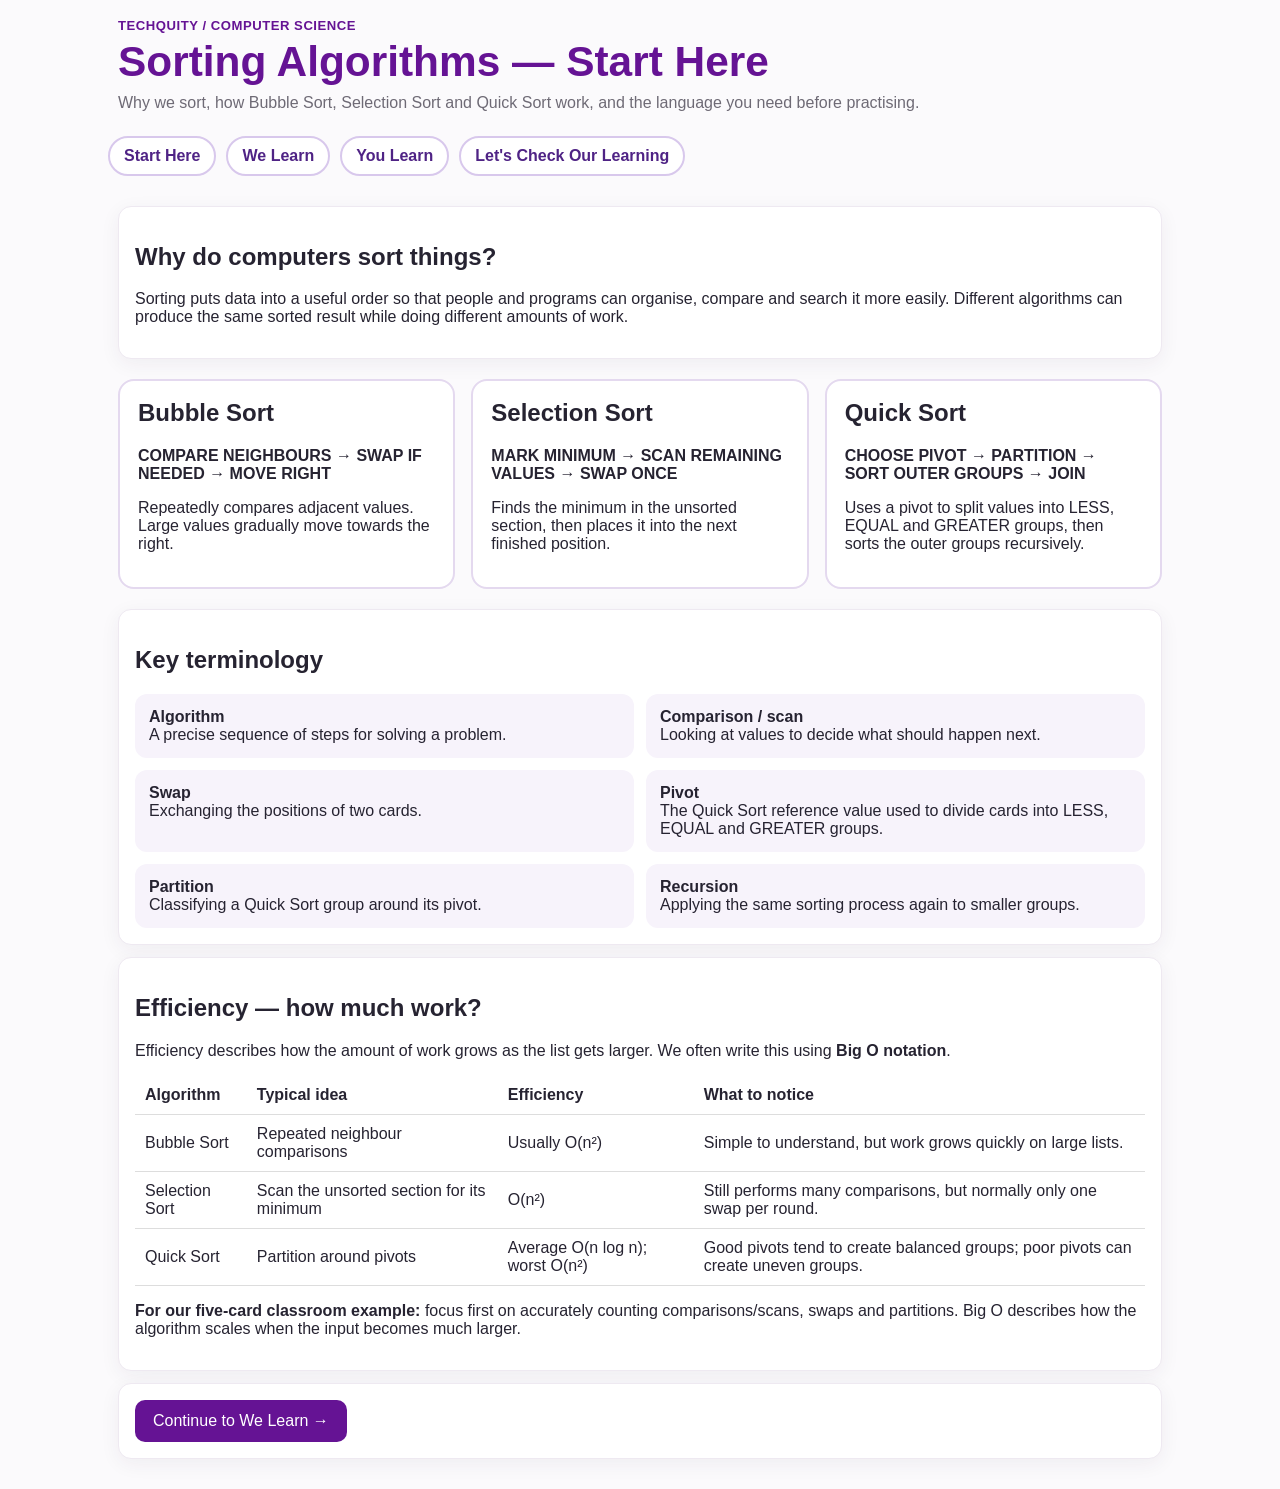
<file: index.html>
<!doctype html><html><head><meta charset="utf-8"><meta name="viewport" content="width=device-width,initial-scale=1">
<title>Sorting Algorithms — Start Here</title><style>:root{--purple:#651394;--purple2:#8a35b4;--ink:#262331;--muted:#6e6a75;--paper:#fbfafc;--line:#ddd7e2;--yellow:#fff1b8;--yellowLine:#c69210;--green:#dff5e9;--greenLine:#23855f;--pink:#f0ddf8;--bad:#fde2e2;--badLine:#c73535}
*{box-sizing:border-box}body{margin:0;background:var(--paper);color:var(--ink);font-family:Arial,Helvetica,sans-serif}
header,main{max-width:1080px;margin:auto;padding:18px}header{padding-bottom:7px}
.kicker{font-weight:900;color:var(--purple);letter-spacing:.04em;font-size:.82rem}
h1{color:var(--purple);font-size:clamp(1.7rem,4vw,2.65rem);margin:.3rem 0}.lead{color:var(--muted);line-height:1.5}
.rule{background:var(--purple);color:white;padding:18px;border-radius:10px;font-weight:900;letter-spacing:.03em;margin:14px 0}
.panel{background:white;border:1px solid #eee9f1;border-radius:13px;padding:16px;margin:12px 0;box-shadow:0 5px 20px rgba(52,35,66,.06)}
.controls{display:flex;gap:10px;flex-wrap:wrap;align-items:end}label{display:grid;gap:5px;font-size:.76rem;font-weight:900;color:var(--muted)}
select,input,button{font:inherit;border:1px solid var(--line);border-radius:8px;padding:9px 11px;background:white}button{cursor:pointer;font-weight:800}
.primary{background:var(--purple);color:white;border-color:var(--purple)}button:disabled{opacity:.45;cursor:not-allowed}
.cards{display:flex;gap:10px;flex-wrap:wrap;justify-content:center;align-items:center;min-height:130px;padding:18px 4px 34px}
.card{width:74px;height:96px;border:2px solid #aaa5ae;border-radius:9px;background:#fff;display:grid;place-items:center;font-size:2.15rem;font-weight:900;position:relative;user-select:none}
.card.active{background:var(--yellow);border-color:var(--yellowLine);color:#8b6500}.card.finished{background:var(--green);border-color:var(--greenLine);color:#116444}
.card.pivot{background:var(--pink);border-color:var(--purple);color:var(--purple)}.card.bad{background:var(--bad);border-color:var(--badLine)}
.card[draggable=true]{cursor:grab}.tag{position:absolute;bottom:-24px;font-size:.63rem;color:var(--muted);font-weight:900;white-space:nowrap}
.msg{padding:13px 15px;border-left:5px solid var(--purple);background:#f5eef9;border-radius:8px;line-height:1.45;font-weight:700;min-height:50px}
.msg.good{background:#edf9f2;border-color:var(--greenLine);color:#155d43}.msg.bad{background:#fff0f0;border-color:var(--badLine);color:#8d2424}
.stats{display:grid;grid-template-columns:repeat(4,1fr);gap:8px;margin-top:10px}.stat{text-align:center;border:1px solid var(--line);border-radius:8px;padding:8px}.stat b{display:block;font-size:1.25rem}.stat small{color:var(--muted);font-weight:800}
.bins{display:grid;grid-template-columns:repeat(3,1fr);gap:10px;margin:12px 0}.bin{min-height:125px;border:2px dashed var(--line);border-radius:10px;padding:10px;text-align:center}.bin h3{margin:0 0 8px;color:var(--purple);font-size:.86rem}.bin .cards{min-height:70px;padding:4px}
.stepbox{background:#faf7fc;border-radius:10px;padding:13px;margin:8px 0}.stepbox b{color:var(--purple)}
.cert{display:none;text-align:center;border:6px double var(--purple);padding:32px;background:white}.cert.show{display:block}
.progress{height:9px;background:#e8e3eb;border-radius:99px;overflow:hidden}.progress div{height:100%;background:var(--purple)}
@media(max-width:650px){.card{width:58px;height:78px;font-size:1.65rem}.bins{grid-template-columns:1fr}.stats{grid-template-columns:repeat(2,1fr)}}
@media print{body>*:not(main),main>*:not(.cert){display:none!important}.cert{display:block!important}}

.dropzone{border:3px dashed #bbb;border-radius:14px;min-height:76px;padding:14px;margin-top:14px;text-align:center;font-weight:800;display:flex;align-items:center;justify-content:center}
.dropzone.over{border-color:#5a2ca0;background:#f2ebff}
.dropzone.wrong,.card.wrong{background:#ffd9d9!important;border-color:#c62828!important;animation:shake .25s linear 2}
.msg.bad{background:#ffe3e3;border-left:6px solid #c62828}
.msg.good{background:#e6f4e8;border-left:6px solid #2e7d32}
.card[draggable=true]{cursor:grab}.card[draggable=true]:active{cursor:grabbing}
.card.dim{opacity:.42}
.actionrow{display:grid;grid-template-columns:1fr 1fr;gap:12px;margin-top:14px}
.bin{min-height:150px}
.bin.dropzone{display:block;text-align:left}
.bin h3{text-align:center}
.tag{display:block;font-size:10px;line-height:1.1;margin-top:5px;font-weight:800}
@keyframes shake{0%,100%{transform:translateX(0)}25%{transform:translateX(-6px)}75%{transform:translateX(6px)}}

.site-nav{display:flex;gap:10px;flex-wrap:wrap;max-width:1100px;margin:14px auto 0;padding:0 18px}
.site-nav a{display:inline-block;padding:9px 14px;border-radius:999px;background:#fff;color:#4f2385;text-decoration:none;font-weight:800;border:2px solid #d8c8ec}
.site-nav a:hover{background:#f1e9fa}

.hero-grid{display:grid;grid-template-columns:repeat(3,1fr);gap:16px;margin:20px 0}
.learn-card{background:white;border:2px solid #e4d9ef;border-radius:16px;padding:18px}
.learn-card h2{margin-top:0}


.term-grid{display:grid;grid-template-columns:repeat(2,1fr);gap:12px}
.term{background:#f7f3fb;border-radius:12px;padding:14px}.eff{width:100%;border-collapse:collapse}.eff th,.eff td{padding:10px;border-bottom:1px solid #ddd;text-align:left}
@media(max-width:760px){.hero-grid,.term-grid{grid-template-columns:1fr}}
</style></head><body>
<header><div class="kicker">TECHQUITY / COMPUTER SCIENCE</div><h1>Sorting Algorithms — Start Here</h1><div class="lead">Why we sort, how Bubble Sort, Selection Sort and Quick Sort work, and the language you need before practising.</div></header>
<nav class="site-nav">
<a href="index.html">Start Here</a>
<a href="we_learn.html">We Learn</a>
<a href="you_learn.html">You Learn</a>
<a href="lets_check_our_learning.html">Let's Check Our Learning</a>
</nav>
<main>
<div class="panel"><h2>Why do computers sort things?</h2><p>Sorting puts data into a useful order so that people and programs can organise, compare and search it more easily. Different algorithms can produce the same sorted result while doing different amounts of work.</p></div>
<div class="hero-grid">
<div class="learn-card"><h2>Bubble Sort</h2><p><b>COMPARE NEIGHBOURS → SWAP IF NEEDED → MOVE RIGHT</b></p><p>Repeatedly compares adjacent values. Large values gradually move towards the right.</p></div>
<div class="learn-card"><h2>Selection Sort</h2><p><b>MARK MINIMUM → SCAN REMAINING VALUES → SWAP ONCE</b></p><p>Finds the minimum in the unsorted section, then places it into the next finished position.</p></div>
<div class="learn-card"><h2>Quick Sort</h2><p><b>CHOOSE PIVOT → PARTITION → SORT OUTER GROUPS → JOIN</b></p><p>Uses a pivot to split values into LESS, EQUAL and GREATER groups, then sorts the outer groups recursively.</p></div>
</div>
<div class="panel"><h2>Key terminology</h2><div class="term-grid">
<div class="term"><b>Algorithm</b><br>A precise sequence of steps for solving a problem.</div>
<div class="term"><b>Comparison / scan</b><br>Looking at values to decide what should happen next.</div>
<div class="term"><b>Swap</b><br>Exchanging the positions of two cards.</div>
<div class="term"><b>Pivot</b><br>The Quick Sort reference value used to divide cards into LESS, EQUAL and GREATER groups.</div>
<div class="term"><b>Partition</b><br>Classifying a Quick Sort group around its pivot.</div>
<div class="term"><b>Recursion</b><br>Applying the same sorting process again to smaller groups.</div>
</div></div>
<div class="panel"><h2>Efficiency — how much work?</h2><p>Efficiency describes how the amount of work grows as the list gets larger. We often write this using <b>Big O notation</b>.</p>
<table class="eff"><tr><th>Algorithm</th><th>Typical idea</th><th>Efficiency</th><th>What to notice</th></tr>
<tr><td>Bubble Sort</td><td>Repeated neighbour comparisons</td><td>Usually O(n²)</td><td>Simple to understand, but work grows quickly on large lists.</td></tr>
<tr><td>Selection Sort</td><td>Scan the unsorted section for its minimum</td><td>O(n²)</td><td>Still performs many comparisons, but normally only one swap per round.</td></tr>
<tr><td>Quick Sort</td><td>Partition around pivots</td><td>Average O(n log n); worst O(n²)</td><td>Good pivots tend to create balanced groups; poor pivots can create uneven groups.</td></tr></table>
<p><b>For our five-card classroom example:</b> focus first on accurately counting comparisons/scans, swaps and partitions. Big O describes how the algorithm scales when the input becomes much larger.</p></div>
<div class="panel controls"><a class="primary" href="we_learn.html" style="text-decoration:none;padding:12px 18px;border-radius:10px">Continue to We Learn →</a></div>
</main></body></html>
</file>
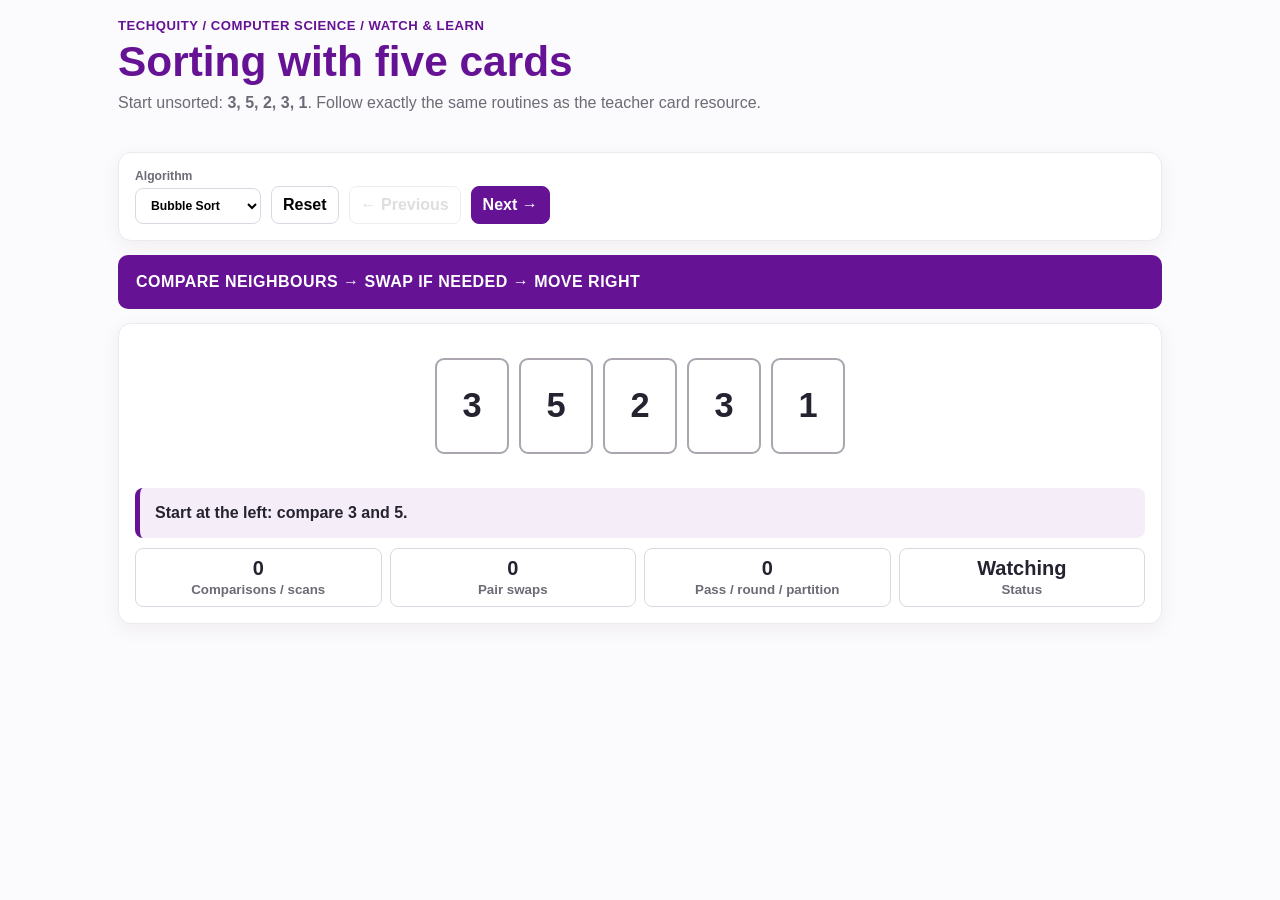
<file: 01_watch_and_learn.html>
<!doctype html><html><head><meta charset="utf-8"><meta name="viewport" content="width=device-width,initial-scale=1"><title>Sorting — Watch & Learn</title><link rel="stylesheet" href="sorting.css"></head><body>
<header><div class="kicker">TECHQUITY / COMPUTER SCIENCE / WATCH & LEARN</div><h1>Sorting with five cards</h1><div class="lead">Start unsorted: <b>3, 5, 2, 3, 1</b>. Follow exactly the same routines as the teacher card resource.</div></header><main>
<div class="panel controls"><label>Algorithm<select id="alg"><option value="bubble">Bubble Sort</option><option value="selection">Selection Sort</option><option value="quick">Quick Sort</option></select></label><label id="pivotWrap" style="display:none">Pivot rule<select id="pivot"><option value="first">First card</option><option value="last">Last card</option><option value="middle">Middle position</option></select></label><button id="reset">Reset</button><button id="prev">← Previous</button><button id="next" class="primary">Next →</button></div>
<div id="rule" class="rule"></div><div class="panel"><div id="stage"></div><div id="msg" class="msg"></div><div class="stats"><div class="stat"><b id="c">0</b><small>Comparisons / scans</small></div><div class="stat"><b id="s">0</b><small>Pair swaps</small></div><div class="stat"><b id="p">0</b><small>Pass / round / partition</small></div><div class="stat"><b id="st">Ready</b><small>Status</small></div></div></div>
<div id="selftest" style="display:none"></div></main><script src="sorting.js"></script><script>
let idx=-1,trace=null;
function cards(arr,active=[],finished=[],pivot=null){return `<div class="cards">${arr.map((v,i)=>`<div class="card ${active.includes(i)?"active":""} ${finished.includes(i)?"finished":""} ${pivot===v?"pivot":""}">${v}</div>`).join("")}</div>`}
function reset(){idx=-1;let alg=$("alg").value;$("pivotWrap").style.display=alg==="quick"?"grid":"none";trace=alg==="bubble"?bubbleTrace(START):alg==="selection"?selectionTrace(START):quickTrace(START,$("pivot").value);render()}
function render(){
 let alg=$("alg").value,stage=$("stage");$("prev").disabled=idx<0;
 if(alg==="bubble"){
  $("rule").textContent="COMPARE NEIGHBOURS → SWAP IF NEEDED → MOVE RIGHT";
  let e=idx<0?null:trace.steps[idx],arr=e?e.after:START,active=e?[e.i,e.j]:[],finished=e?Array.from({length:START.length-e.finishedFrom},(_,k)=>e.finishedFrom+k):[];
  stage.innerHTML=cards(arr,active,finished);$("c").textContent=e?e.C:0;$("s").textContent=e?e.S:0;$("p").textContent=e?e.pass:0;
  $("msg").textContent=e?`Pass ${e.pass}: compare ${e.before[e.i]} / ${e.before[e.j]} — ${e.swap?"swap":"keep"}. Then move right.`:"Start at the left: compare 3 and 5.";
  $("st").textContent=idx===trace.steps.length-1?"Complete":"Watching";
 }else if(alg==="selection"){
  $("rule").textContent="MARK MINIMUM → SCAN REMAINING VALUES → SWAP ONCE";
  let e=idx<0?null:trace.steps[idx],arr=e?(e.after||e.state):START,active=[],fin=[];
  if(e){if(e.type==="scan")active=[e.min,e.j];if(e.type==="selswap")active=[e.pos,e.min];if(e.type==="selfixed")fin=Array.from({length:e.pos+1},(_,k)=>k)}
  stage.innerHTML=cards(arr,active,fin);$("c").textContent=e?e.C:0;$("s").textContent=e?e.S:0;$("p").textContent=e?e.round:0;
  $("msg").textContent=!e?"Round 1: mark 3 as the starting minimum, then scan 5, 2, 3, 1.":e.type==="scan"?`Round ${e.round}: scan candidate ${e.state[e.j]}. ${e.min===e.j?"It becomes the new minimum.":"Keep the current minimum."}`:e.type==="selswap"?`Scan complete: swap the minimum ${e.before[e.min]} into the first unsorted position.`:`Position ${e.pos+1} is finished.`;
  $("st").textContent=idx===trace.steps.length-1?"Complete":"Watching";
 }else{
  $("rule").textContent="CHOOSE PIVOT → PARTITION LEFT TO RIGHT → SORT OUTER GROUPS → JOIN";
  let e=idx<0?null:trace.events[idx],base=e?.arr||START,pv=e?.pivot??pivotFor(START,$("pivot").value);
  let bins=e&&e.type==="classify"?`<div class="bins"><div class="bin"><h3>LESS than ${pv}</h3>${cards(e.less)}</div><div class="bin"><h3>EQUAL to ${pv}</h3>${cards(e.equal,[],[],pv)}</div><div class="bin"><h3>GREATER than ${pv}</h3>${cards(e.greater)}</div></div>`:"";
  stage.innerHTML=`${cards(base,e&&e.type==="classify"?[e.index]:[],[],pv)}${bins}`;
  $("c").textContent=e?e.scans:0;$("s").textContent=0;$("p").textContent=e?e.parts:0;
  $("msg").textContent=!e?`Choose the ${$("pivot").value} pivot (${pv}). The pivot is not moved. Scan the group from left to right and classify each card into LESS / EQUAL / GREATER.`:e.type==="partitionStart"?`New group: choose pivot ${e.pivot}. Do not move it; begin classifying from the left.`:e.type==="classify"?`Scan ${e.value}: place it in ${e.group.toUpperCase()}. Order of arrival is preserved.`:`Join sorted less + equal + sorted greater: ${e.joined.join(", ")}.`;
  $("st").textContent=idx===trace.events.length-1?"Complete":"Watching";
 }
}
$("next").onclick=()=>{let n=$("alg").value==="quick"?trace.events.length:trace.steps.length;if(idx<n-1)idx++;render()};$("prev").onclick=()=>{if(idx>=0)idx--;render()};$("reset").onclick=reset;$("alg").onchange=reset;$("pivot").onchange=reset;reset();
let f=selfTests();if(location.search.includes("selftest")){$("selftest").style.display="block";$("selftest").textContent=f.length?"SELFTEST FAIL: "+f.join(", "):"SELFTEST PASS";}
</script></body></html>
</file>
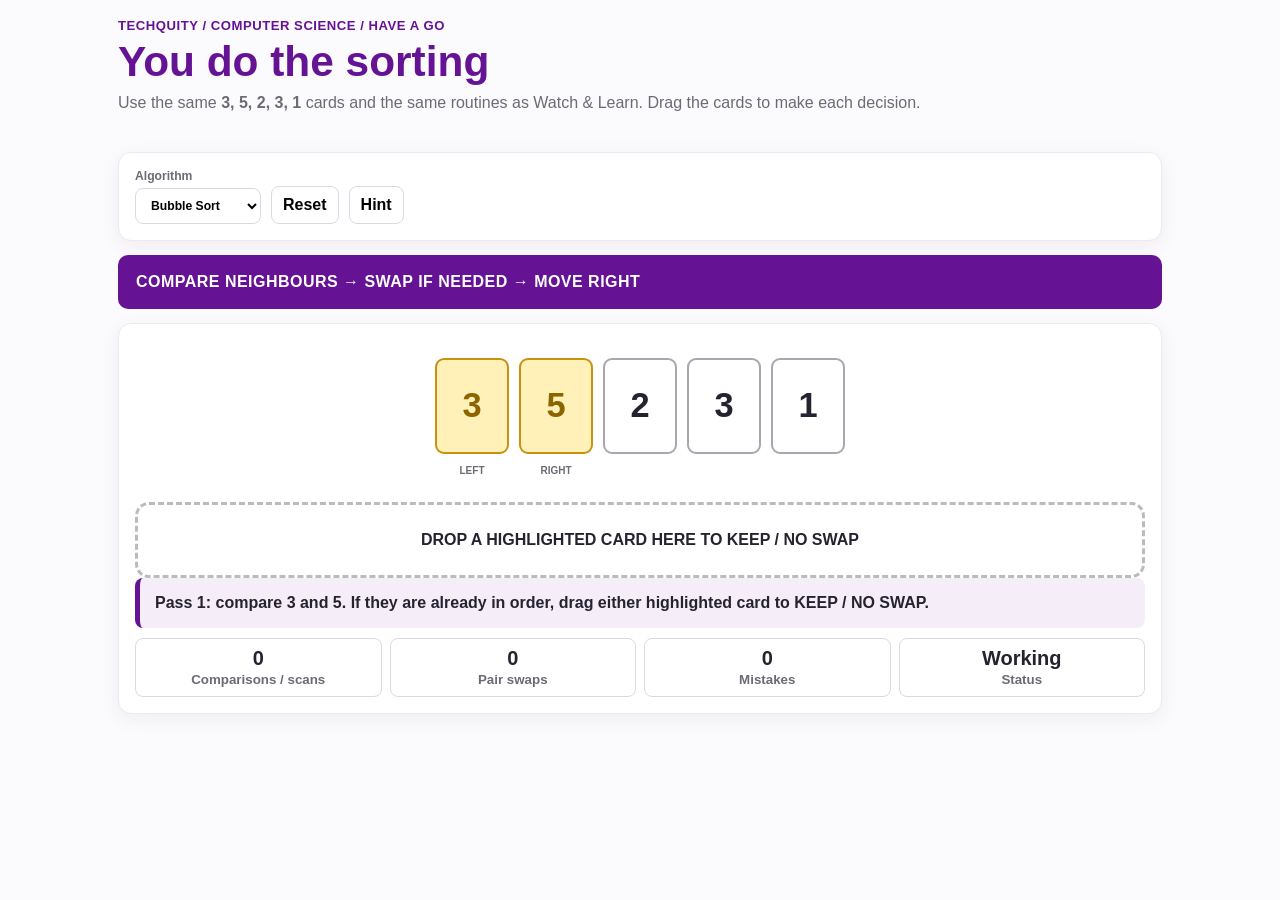
<file: 02_have_a_go.html>
<!doctype html>
<html>
<head>
<meta charset="utf-8">
<meta name="viewport" content="width=device-width,initial-scale=1">
<title>Sorting — Have a Go</title>
<style>:root{--purple:#651394;--purple2:#8a35b4;--ink:#262331;--muted:#6e6a75;--paper:#fbfafc;--line:#ddd7e2;--yellow:#fff1b8;--yellowLine:#c69210;--green:#dff5e9;--greenLine:#23855f;--pink:#f0ddf8;--bad:#fde2e2;--badLine:#c73535}
*{box-sizing:border-box}body{margin:0;background:var(--paper);color:var(--ink);font-family:Arial,Helvetica,sans-serif}
header,main{max-width:1080px;margin:auto;padding:18px}header{padding-bottom:7px}
.kicker{font-weight:900;color:var(--purple);letter-spacing:.04em;font-size:.82rem}
h1{color:var(--purple);font-size:clamp(1.7rem,4vw,2.65rem);margin:.3rem 0}.lead{color:var(--muted);line-height:1.5}
.rule{background:var(--purple);color:white;padding:18px;border-radius:10px;font-weight:900;letter-spacing:.03em;margin:14px 0}
.panel{background:white;border:1px solid #eee9f1;border-radius:13px;padding:16px;margin:12px 0;box-shadow:0 5px 20px rgba(52,35,66,.06)}
.controls{display:flex;gap:10px;flex-wrap:wrap;align-items:end}label{display:grid;gap:5px;font-size:.76rem;font-weight:900;color:var(--muted)}
select,input,button{font:inherit;border:1px solid var(--line);border-radius:8px;padding:9px 11px;background:white}button{cursor:pointer;font-weight:800}
.primary{background:var(--purple);color:white;border-color:var(--purple)}button:disabled{opacity:.45;cursor:not-allowed}
.cards{display:flex;gap:10px;flex-wrap:wrap;justify-content:center;align-items:center;min-height:130px;padding:18px 4px 34px}
.card{width:74px;height:96px;border:2px solid #aaa5ae;border-radius:9px;background:#fff;display:grid;place-items:center;font-size:2.15rem;font-weight:900;position:relative;user-select:none}
.card.active{background:var(--yellow);border-color:var(--yellowLine);color:#8b6500}.card.finished{background:var(--green);border-color:var(--greenLine);color:#116444}
.card.pivot{background:var(--pink);border-color:var(--purple);color:var(--purple)}.card.bad{background:var(--bad);border-color:var(--badLine)}
.card[draggable=true]{cursor:grab}.tag{position:absolute;bottom:-24px;font-size:.63rem;color:var(--muted);font-weight:900;white-space:nowrap}
.msg{padding:13px 15px;border-left:5px solid var(--purple);background:#f5eef9;border-radius:8px;line-height:1.45;font-weight:700;min-height:50px}
.msg.good{background:#edf9f2;border-color:var(--greenLine);color:#155d43}.msg.bad{background:#fff0f0;border-color:var(--badLine);color:#8d2424}
.stats{display:grid;grid-template-columns:repeat(4,1fr);gap:8px;margin-top:10px}.stat{text-align:center;border:1px solid var(--line);border-radius:8px;padding:8px}.stat b{display:block;font-size:1.25rem}.stat small{color:var(--muted);font-weight:800}
.bins{display:grid;grid-template-columns:repeat(3,1fr);gap:10px;margin:12px 0}.bin{min-height:125px;border:2px dashed var(--line);border-radius:10px;padding:10px;text-align:center}.bin h3{margin:0 0 8px;color:var(--purple);font-size:.86rem}.bin .cards{min-height:70px;padding:4px}
.stepbox{background:#faf7fc;border-radius:10px;padding:13px;margin:8px 0}.stepbox b{color:var(--purple)}
.cert{display:none;text-align:center;border:6px double var(--purple);padding:32px;background:white}.cert.show{display:block}
.progress{height:9px;background:#e8e3eb;border-radius:99px;overflow:hidden}.progress div{height:100%;background:var(--purple)}
@media(max-width:650px){.card{width:58px;height:78px;font-size:1.65rem}.bins{grid-template-columns:1fr}.stats{grid-template-columns:repeat(2,1fr)}}
@media print{body>*:not(main),main>*:not(.cert){display:none!important}.cert{display:block!important}}

.dropzone{border:3px dashed #bbb;border-radius:14px;min-height:76px;padding:14px;margin-top:14px;text-align:center;font-weight:800;display:flex;align-items:center;justify-content:center}
.dropzone.over{border-color:#5a2ca0;background:#f2ebff}
.dropzone.wrong,.card.wrong{background:#ffd9d9!important;border-color:#c62828!important;animation:shake .25s linear 2}
.msg.bad{background:#ffe3e3;border-left:6px solid #c62828}
.msg.good{background:#e6f4e8;border-left:6px solid #2e7d32}
.card[draggable=true]{cursor:grab}.card[draggable=true]:active{cursor:grabbing}
.card.dim{opacity:.42}
.actionrow{display:grid;grid-template-columns:1fr 1fr;gap:12px;margin-top:14px}
.bin{min-height:150px}
.bin.dropzone{display:block;text-align:left}
.bin h3{text-align:center}
.tag{display:block;font-size:10px;line-height:1.1;margin-top:5px;font-weight:800}
@keyframes shake{0%,100%{transform:translateX(0)}25%{transform:translateX(-6px)}75%{transform:translateX(6px)}}
</style>
</head>
<body>
<header>
 <div class="kicker">TECHQUITY / COMPUTER SCIENCE / HAVE A GO</div>
 <h1>You do the sorting</h1>
 <div class="lead">Use the same <b>3, 5, 2, 3, 1</b> cards and the same routines as Watch &amp; Learn. Drag the cards to make each decision.</div>
</header>
<main>
 <div class="panel controls">
  <label>Algorithm<select id="alg"><option value="bubble">Bubble Sort</option><option value="selection">Selection Sort</option><option value="quick">Quick Sort</option></select></label>
  <label id="pivotWrap" style="display:none">Pivot rule<select id="pivot"><option value="first">First card</option><option value="last">Last card</option><option value="middle">Middle position</option></select></label>
  <button id="reset">Reset</button><button id="hint">Hint</button>
 </div>
 <div id="rule" class="rule"></div>
 <div class="panel">
  <div id="stage"></div>
  <div id="msg" class="msg"></div>
  <div class="stats">
   <div class="stat"><b id="c">0</b><small>Comparisons / scans</small></div>
   <div class="stat"><b id="s">0</b><small>Pair swaps</small></div>
   <div class="stat"><b id="err">0</b><small>Mistakes</small></div>
   <div class="stat"><b id="st">Ready</b><small>Status</small></div>
  </div>
 </div>
</main>
<script>
const START=[3,5,2,3,1];
const $=id=>document.getElementById(id);
const midIndex=n=>Math.floor((n-1)/2);
const pivotIndexFor=(arr,rule)=>rule==="first"?0:rule==="last"?arr.length-1:midIndex(arr.length);

let alg="bubble", a=[], errors=0, C=0, S=0, drag=null;
let bPass=1,bI=0,bEnd=4;
let selPos=0,selJ=1,selMin=0,selPhase="start";
let q=null;

function card(v,i,cls="",tag=""){
 return `<div class="card ${cls}" draggable="true" data-i="${i}">${v}${tag?`<span class="tag">${tag}</span>`:""}</div>`;
}
function placedCard(v,cls=""){
 return `<div class="card ${cls}" draggable="false">${v}</div>`;
}
function setMsg(t,type=""){
 $("msg").className="msg"+(type?" "+type:""); $("msg").textContent=t;
}
function flashWrong(el,text){
 errors++; $("err").textContent=errors; setMsg("Mistake — "+text,"bad");
 if(el){el.classList.add("wrong");setTimeout(()=>el.classList.remove("wrong"),550)}
}
function finish(arr,label){
 $("stage").innerHTML=`<div class="cards">${arr.map((v,i)=>card(v,i,"finished")).join("")}</div>`;
 $("st").textContent="Complete"; setMsg(`${label} complete: ${arr.join(", ")}. All cards are finished.`,"good");
 bind();
}
function reset(){
 alg=$("alg").value;a=[...START];errors=C=S=0;drag=null;
 bPass=1;bI=0;bEnd=4;
 selPos=0;selJ=1;selMin=0;selPhase="start";
 q=null;
 $("err").textContent=0;$("c").textContent=0;$("s").textContent=0;$("st").textContent="Working";
 $("pivotWrap").style.display=alg==="quick"?"grid":"none";
 render();
}
function bind(){
 document.querySelectorAll(".card[draggable=true]").forEach(el=>{
   el.ondragstart=e=>{drag=+el.dataset.i;e.dataTransfer.setData("text/plain",String(drag))};
   el.ondragend=()=>drag=null;
   el.ondragover=e=>e.preventDefault();
   el.ondrop=e=>{e.preventDefault();if(drag!==null && +el.dataset.i!==drag) dropOnCard(+el.dataset.i,el)};
 });
 document.querySelectorAll(".dropzone").forEach(z=>{
   z.ondragover=e=>{e.preventDefault();z.classList.add("over")};
   z.ondragleave=()=>z.classList.remove("over");
   z.ondrop=e=>{e.preventDefault();e.stopPropagation();z.classList.remove("over");dropOnZone(z.dataset.zone,z)};
 });
}
function render(){
 $("c").textContent=C;$("s").textContent=S;$("err").textContent=errors;
 if(alg==="bubble")renderBubble();
 else if(alg==="selection")renderSelection();
 else renderQuick();
 bind();
}

// ---------- BUBBLE ----------
function renderBubble(){
 $("rule").textContent="COMPARE NEIGHBOURS → SWAP IF NEEDED → MOVE RIGHT";
 if(bEnd===0) return finish(a,"Bubble Sort");
 const i=bI,j=i+1,need=a[i]>a[j];
 $("stage").innerHTML=`<div class="cards">${a.map((v,k)=>card(v,k,k===i||k===j?"active":k>bEnd?"finished":"",k===i?"LEFT":k===j?"RIGHT":"")).join("")}</div>
 <div class="dropzone" data-zone="keep">DROP A HIGHLIGHTED CARD HERE TO KEEP / NO SWAP</div>`;
 setMsg(`Pass ${bPass}: compare ${a[i]} and ${a[j]}. ${need?"If they are out of order, drag one highlighted card onto the other.":"If they are already in order, drag either highlighted card to KEEP / NO SWAP."}`);
}
function advanceBubble(){
 C++;bI++;
 if(bI>=bEnd){bEnd--;bPass++;bI=0}
 render();
}
function bubbleSwap(i,j,target){
 if(!((i===bI&&j===bI+1)||(j===bI&&i===bI+1))) return flashWrong(target,"Bubble Sort can only move the two highlighted neighbours.");
 if(a[bI]<=a[bI+1]) return flashWrong(target,"these cards are already in order. Use KEEP / NO SWAP.");
 [a[bI],a[bI+1]]=[a[bI+1],a[bI]];S++;advanceBubble();
}

// ---------- SELECTION ----------
function renderSelection(){
 $("rule").textContent="MARK MINIMUM → SCAN REMAINING VALUES → SWAP ONCE";
 if(selPos>=a.length-1) return finish(a,"Selection Sort");
 if(selPhase==="start"){
   $("stage").innerHTML=`<div class="cards">${a.map((v,k)=>card(v,k,k===selPos?"active":k<selPos?"finished":"",k===selPos?"STARTING MINIMUM":"")).join("")}</div>
   <div class="dropzone" data-zone="markmin">DRAG THE FIRST UNSORTED CARD HERE TO MARK IT AS THE STARTING MINIMUM</div>`;
   setMsg(`Round ${selPos+1}: mark ${a[selPos]} as the starting minimum. This does not count as a scan.`);
   return;
 }
 if(selPhase==="scan"){
   if(selJ>=a.length){selPhase="swap";return renderSelection()}
   $("stage").innerHTML=`<div class="cards">${a.map((v,k)=>card(v,k,k===selMin||k===selJ?"active":k<selPos?"finished":"",k===selMin?"MINIMUM":k===selJ?"CANDIDATE":"")).join("")}</div>
   <div class="actionrow">
    <div class="dropzone" data-zone="keepmin">KEEP CURRENT MINIMUM</div>
    <div class="dropzone" data-zone="newmin">MAKE CANDIDATE THE NEW MINIMUM</div>
   </div>`;
   setMsg(`Round ${selPos+1}: scan candidate ${a[selJ]} against current minimum ${a[selMin]}. Drag the CANDIDATE to the correct decision box.`);
   return;
 }
 // swap phase
 $("stage").innerHTML=`<div class="cards">${a.map((v,k)=>card(v,k,k===selPos||k===selMin?"active":k<selPos?"finished":"",k===selPos?"FIRST UNSORTED":k===selMin?"MINIMUM":"")).join("")}</div>`;
 if(selMin===selPos){
   $("stage").innerHTML+=`<div class="dropzone" data-zone="noselswap">DROP THE MINIMUM HERE — NO SWAP NEEDED</div>`;
   setMsg(`Round ${selPos+1} scan complete. The minimum is already in the first unsorted position, so no swap is needed.`);
 } else {
   setMsg(`Round ${selPos+1} scan complete. Drag the MINIMUM card onto the FIRST UNSORTED card to make the one swap.`);
 }
}
function nextSelectionRound(){
 selPos++;selMin=selPos;selJ=selPos+1;selPhase="start";render();
}
function selectionZone(zone,el){
 if(selPhase==="start"){
   if(zone!=="markmin" || drag!==selPos) return flashWrong(el,"mark the first unsorted card as the starting minimum.");
   selMin=selPos;selJ=selPos+1;selPhase="scan";setMsg("Correct — starting minimum marked.","good");return render();
 }
 if(selPhase==="scan"){
   if(drag!==selJ) return flashWrong(el,"move the CANDIDATE card, not another card.");
   const smaller=a[selJ]<a[selMin];
   if(smaller && zone!=="newmin") return flashWrong(el,`${a[selJ]} is smaller, so it must become the new minimum.`);
   if(!smaller && zone!=="keepmin") return flashWrong(el,`${a[selJ]} is not smaller, so keep the current minimum.`);
   C++; if(smaller)selMin=selJ; selJ++;
   setMsg("Correct — continue scanning left to right.","good");return render();
 }
 if(selPhase==="swap" && zone==="noselswap"){
   if(drag!==selMin || selMin!==selPos) return flashWrong(el,"no-swap is only correct when the minimum is already first.");
   return nextSelectionRound();
 }
 flashWrong(el,"that move is not valid at this stage.");
}
function selectionSwap(i,j,target){
 if(selPhase!=="swap") return flashWrong(target,"finish the full scan before swapping.");
 if(selMin===selPos) return flashWrong(target,"the minimum is already first; no swap is needed.");
 if(!((i===selMin&&j===selPos)||(j===selMin&&i===selPos))) return flashWrong(target,"swap only the MINIMUM with the FIRST UNSORTED card.");
 [a[selPos],a[selMin]]=[a[selMin],a[selPos]];S++;nextSelectionRound();
}

// ---------- QUICK ----------
function newQGroup(arr){
 if(arr.length<=1)return null;
 const pi=pivotIndexFor(arr,$("pivot").value);
 return {arr:[...arr],pivotIndex:pi,pivot:arr[pi],at:pi,phase:"placePivot",less:[],equal:[],greater:[]};
}
function initQuick(){
 if(q)return;
 q={stack:[[...START]],current:null,scans:0,parts:0,completed:[]};
}
function getNextQGroup(){
 while(!q.current && q.stack.length){
   const arr=q.stack.shift();
   if(arr.length<=1){q.completed.push(arr);continue}
   q.current=newQGroup(arr);q.parts++;
 }
}
function nextUnclassifiedIndex(g,start=0){
 for(let i=start;i<g.arr.length;i++){
   if(i!==g.pivotIndex)return i;
 }
 return g.arr.length;
}
function renderQuick(){
 $("rule").textContent="CHOOSE PIVOT → PLACE PIVOT IN EQUAL → PARTITION LEFT TO RIGHT → SORT OUTER GROUPS → JOIN";
 initQuick();getNextQGroup();
 if(!q.current){
   const sorted=[...START].sort((x,y)=>x-y);C=q.scans;$("c").textContent=C;return finish(sorted,"Quick Sort");
 }
 const g=q.current,pv=g.pivot;
 const main=g.arr.map((v,i)=>{
   let cls=i===g.pivotIndex?"pivot":"";
   if(i===g.at)cls+=(cls?" ":"")+"active";
   if(g.phase==="classify" && (i<g.at || i===g.pivotIndex))cls+=(cls?" ":"")+"dim";
   return card(v,i,cls,i===g.pivotIndex?"PIVOT":i===g.at?"NEXT":"");
 }).join("");
 $("stage").innerHTML=`<div class="cards">${main}</div>
 <div class="bins">
  <div class="bin dropzone" data-zone="less"><h3>LESS than ${pv}</h3><div class="cards">${g.less.map(v=>placedCard(v)).join("")}</div></div>
  <div class="bin dropzone" data-zone="equal"><h3>EQUAL to ${pv} / PIVOT GROUP</h3><div class="cards">${g.equal.map(v=>placedCard(v,"pivot")).join("")}</div></div>
  <div class="bin dropzone" data-zone="greater"><h3>GREATER than ${pv}</h3><div class="cards">${g.greater.map(v=>placedCard(v)).join("")}</div></div>
 </div>`;
 if(g.phase==="placePivot"){
   setMsg(`Pivot ${pv}. First drag the pink PIVOT card into EQUAL / PIVOT GROUP. This establishes the pivot before scanning the other cards.`);
 }else{
   setMsg(`Pivot ${pv} is set. Now work left to right: drag NEXT (${g.arr[g.at]}) into LESS, EQUAL / PIVOT GROUP or GREATER.`);
 }
 C=q.scans;$("c").textContent=C;$("s").textContent=0;
}
function finishQuickGroup(g){
 const children=[];
 if(g.less.length>1)children.push([...g.less]);
 if(g.greater.length>1)children.push([...g.greater]);
 q.stack=children.concat(q.stack);q.current=null;
 render();
}
function quickZone(zone,el){
 const g=q.current;if(!g)return;

 if(g.phase==="placePivot"){
   if(drag!==g.pivotIndex)return flashWrong(el,"place the pink PIVOT card first.");
   if(zone!=="equal")return flashWrong(el,`the pivot ${g.pivot} belongs in EQUAL / PIVOT GROUP.`);
   g.equal.push(g.pivot);
   q.scans++; C=q.scans; // teacher routine deals every card once, including pivot
   g.phase="classify";
   g.at=nextUnclassifiedIndex(g,0);
   setMsg(`Correct — pivot ${g.pivot} is in EQUAL / PIVOT GROUP. Now scan the remaining cards from left to right.`,"good");
   if(g.at>=g.arr.length)return finishQuickGroup(g);
   return render();
 }

 if(drag!==g.at)return flashWrong(el,"Quick Sort must classify the NEXT card from left to right.");
 const v=g.arr[g.at],correct=v<g.pivot?"less":v>g.pivot?"greater":"equal";
 if(zone!==correct)return flashWrong(el,`${v} belongs in ${correct.toUpperCase()}.`);
 g[correct].push(v);q.scans++;C=q.scans;
 g.at=nextUnclassifiedIndex(g,g.at+1);
 setMsg(`Correct — ${v} → ${correct.toUpperCase()}.`,"good");
 if(g.at>=g.arr.length)return finishQuickGroup(g);
 render();
}
function dropOnCard(j,target){
 if(drag===null)return;
 if(alg==="bubble")bubbleSwap(drag,j,target);
 else if(alg==="selection")selectionSwap(drag,j,target);
 else flashWrong(target,"Quick Sort cards go into LESS / EQUAL / GREATER, not onto another card.");
 drag=null;
}
function dropOnZone(zone,el){
 if(drag===null)return;
 if(alg==="bubble"){
   if(zone!=="keep")return flashWrong(el,"use the KEEP / NO SWAP box.");
   if(!(drag===bI||drag===bI+1))return flashWrong(el,"move one of the highlighted cards.");
   if(a[bI]>a[bI+1])return flashWrong(el,"these neighbours are out of order and must be swapped.");
   advanceBubble();
 } else if(alg==="selection") selectionZone(zone,el);
 else quickZone(zone,el);
 drag=null;
}
$("hint").onclick=()=>{
 if(alg==="bubble") setMsg(a[bI]>a[bI+1]?"Hint: swap the two highlighted neighbours.":"Hint: drag either highlighted card to KEEP / NO SWAP.");
 else if(alg==="selection"){
   if(selPhase==="start")setMsg("Hint: drag the first unsorted card to MARK STARTING MINIMUM.");
   else if(selPhase==="scan")setMsg(a[selJ]<a[selMin]?"Hint: drag the candidate to NEW MINIMUM.":"Hint: drag the candidate to KEEP CURRENT MINIMUM.");
   else setMsg(selMin===selPos?"Hint: no swap is needed.":"Hint: drag the MINIMUM onto FIRST UNSORTED.");
 } else {
   const g=q?.current;if(g){
     if(g.phase==="placePivot")setMsg(`Hint: drag the pink pivot ${g.pivot} to EQUAL / PIVOT GROUP first.`);
     else {const v=g.arr[g.at],dest=v<g.pivot?"LESS":v>g.pivot?"GREATER":"EQUAL";setMsg(`Hint: drag ${v} to ${dest}.`)}
   }
 }
};
$("alg").onchange=reset;$("pivot").onchange=reset;$("reset").onclick=reset;
reset();
</script>
</body>
</html>
</file>
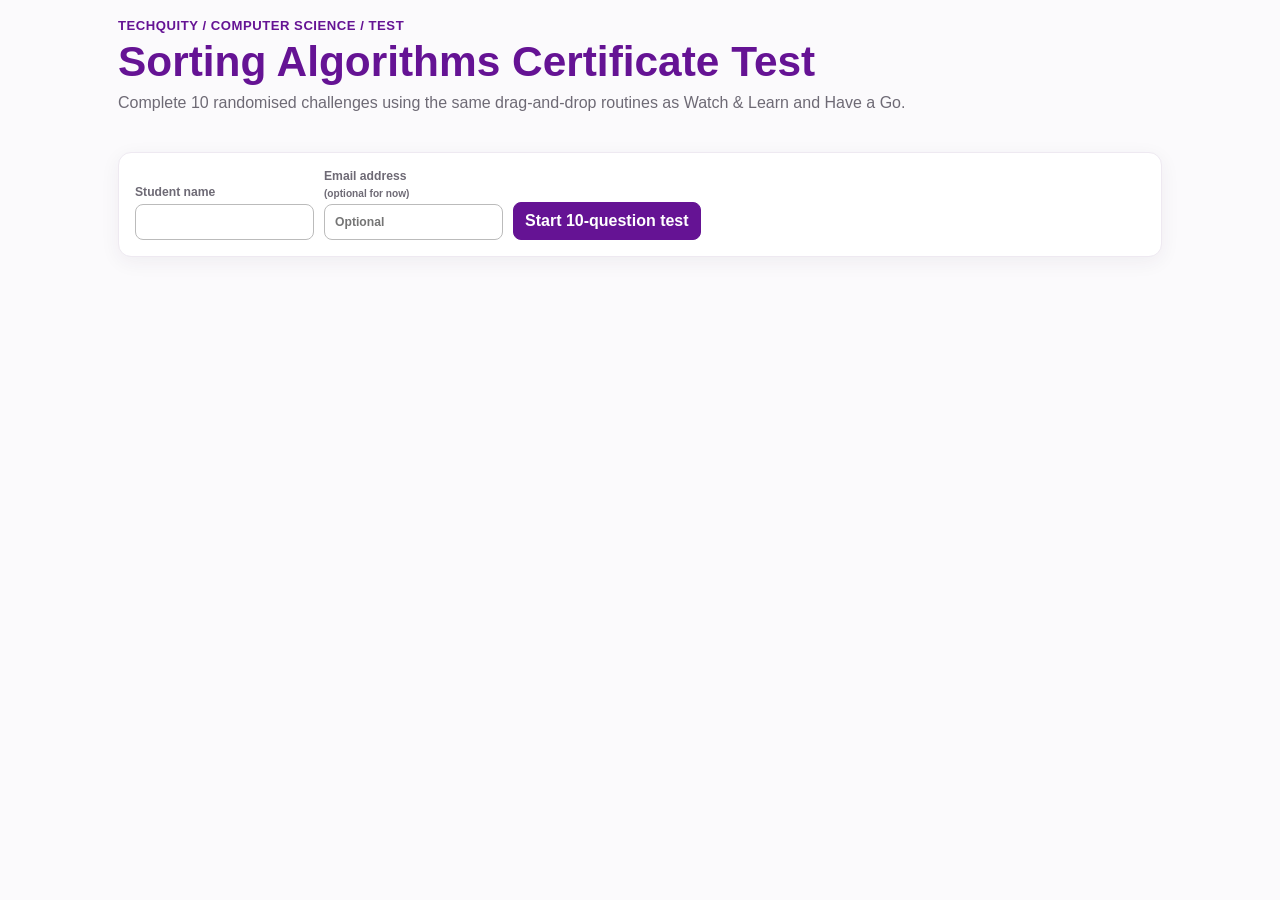
<file: 03_randomised_test.html>
<!doctype html>
<html><head><meta charset="utf-8"><meta name="viewport" content="width=device-width,initial-scale=1">
<title>Sorting — Certificate Test</title><style>:root{--purple:#651394;--purple2:#8a35b4;--ink:#262331;--muted:#6e6a75;--paper:#fbfafc;--line:#ddd7e2;--yellow:#fff1b8;--yellowLine:#c69210;--green:#dff5e9;--greenLine:#23855f;--pink:#f0ddf8;--bad:#fde2e2;--badLine:#c73535}
*{box-sizing:border-box}body{margin:0;background:var(--paper);color:var(--ink);font-family:Arial,Helvetica,sans-serif}
header,main{max-width:1080px;margin:auto;padding:18px}header{padding-bottom:7px}
.kicker{font-weight:900;color:var(--purple);letter-spacing:.04em;font-size:.82rem}
h1{color:var(--purple);font-size:clamp(1.7rem,4vw,2.65rem);margin:.3rem 0}.lead{color:var(--muted);line-height:1.5}
.rule{background:var(--purple);color:white;padding:18px;border-radius:10px;font-weight:900;letter-spacing:.03em;margin:14px 0}
.panel{background:white;border:1px solid #eee9f1;border-radius:13px;padding:16px;margin:12px 0;box-shadow:0 5px 20px rgba(52,35,66,.06)}
.controls{display:flex;gap:10px;flex-wrap:wrap;align-items:end}label{display:grid;gap:5px;font-size:.76rem;font-weight:900;color:var(--muted)}
select,input,button{font:inherit;border:1px solid var(--line);border-radius:8px;padding:9px 11px;background:white}button{cursor:pointer;font-weight:800}
.primary{background:var(--purple);color:white;border-color:var(--purple)}button:disabled{opacity:.45;cursor:not-allowed}
.cards{display:flex;gap:10px;flex-wrap:wrap;justify-content:center;align-items:center;min-height:130px;padding:18px 4px 34px}
.card{width:74px;height:96px;border:2px solid #aaa5ae;border-radius:9px;background:#fff;display:grid;place-items:center;font-size:2.15rem;font-weight:900;position:relative;user-select:none}
.card.active{background:var(--yellow);border-color:var(--yellowLine);color:#8b6500}.card.finished{background:var(--green);border-color:var(--greenLine);color:#116444}
.card.pivot{background:var(--pink);border-color:var(--purple);color:var(--purple)}.card.bad{background:var(--bad);border-color:var(--badLine)}
.card[draggable=true]{cursor:grab}.tag{position:absolute;bottom:-24px;font-size:.63rem;color:var(--muted);font-weight:900;white-space:nowrap}
.msg{padding:13px 15px;border-left:5px solid var(--purple);background:#f5eef9;border-radius:8px;line-height:1.45;font-weight:700;min-height:50px}
.msg.good{background:#edf9f2;border-color:var(--greenLine);color:#155d43}.msg.bad{background:#fff0f0;border-color:var(--badLine);color:#8d2424}
.stats{display:grid;grid-template-columns:repeat(4,1fr);gap:8px;margin-top:10px}.stat{text-align:center;border:1px solid var(--line);border-radius:8px;padding:8px}.stat b{display:block;font-size:1.25rem}.stat small{color:var(--muted);font-weight:800}
.bins{display:grid;grid-template-columns:repeat(3,1fr);gap:10px;margin:12px 0}.bin{min-height:125px;border:2px dashed var(--line);border-radius:10px;padding:10px;text-align:center}.bin h3{margin:0 0 8px;color:var(--purple);font-size:.86rem}.bin .cards{min-height:70px;padding:4px}
.stepbox{background:#faf7fc;border-radius:10px;padding:13px;margin:8px 0}.stepbox b{color:var(--purple)}
.cert{display:none;text-align:center;border:6px double var(--purple);padding:32px;background:white}.cert.show{display:block}
.progress{height:9px;background:#e8e3eb;border-radius:99px;overflow:hidden}.progress div{height:100%;background:var(--purple)}
@media(max-width:650px){.card{width:58px;height:78px;font-size:1.65rem}.bins{grid-template-columns:1fr}.stats{grid-template-columns:repeat(2,1fr)}}
@media print{body>*:not(main),main>*:not(.cert){display:none!important}.cert{display:block!important}}

.dropzone{border:3px dashed #bbb;border-radius:14px;min-height:76px;padding:14px;margin-top:14px;text-align:center;font-weight:800;display:flex;align-items:center;justify-content:center}
.dropzone.over{border-color:#5a2ca0;background:#f2ebff}
.dropzone.wrong,.card.wrong{background:#ffd9d9!important;border-color:#c62828!important;animation:shake .25s linear 2}
.msg.bad{background:#ffe3e3;border-left:6px solid #c62828}
.msg.good{background:#e6f4e8;border-left:6px solid #2e7d32}
.card[draggable=true]{cursor:grab}.card[draggable=true]:active{cursor:grabbing}
.card.dim{opacity:.42}
.actionrow{display:grid;grid-template-columns:1fr 1fr;gap:12px;margin-top:14px}
.bin{min-height:150px}
.bin.dropzone{display:block;text-align:left}
.bin h3{text-align:center}
.tag{display:block;font-size:10px;line-height:1.1;margin-top:5px;font-weight:800}
@keyframes shake{0%,100%{transform:translateX(0)}25%{transform:translateX(-6px)}75%{transform:translateX(6px)}}

.progress{height:14px;background:#eee;border-radius:999px;overflow:hidden;margin-bottom:18px}.progress>div{height:100%;background:#5a2ca0;width:0}
.cert{display:none;max-width:820px;margin:30px auto;padding:42px;border:5px solid #5a2ca0;border-radius:18px;text-align:center;background:white}.cert.show{display:block}
input{font:inherit;padding:10px;border:1px solid #bbb;border-radius:8px}
</style></head><body>
<header><div class="kicker">TECHQUITY / COMPUTER SCIENCE / TEST</div><h1>Sorting Algorithms Certificate Test</h1>
<div class="lead">Complete 10 randomised challenges using the same drag-and-drop routines as Watch &amp; Learn and Have a Go.</div></header>
<main>
<div id="setup" class="panel controls"><label>Student name<input id="name" autocomplete="name"></label><label>Email address <small>(optional for now)</small><input id="email" type="email" autocomplete="email" placeholder="Optional"></label><button id="start" class="primary">Start 10-question test</button></div>
<div id="test" style="display:none"><div class="panel"><div class="progress"><div id="bar"></div></div><h2 id="title"></h2><div id="rule" class="rule"></div><div id="stage"></div><div id="msg" class="msg"></div>
<div class="stats"><div class="stat"><b id="q">1/10</b><small>Challenge</small></div><div class="stat"><b id="c">0</b><small>Comparisons / scans</small></div><div class="stat"><b id="s">0</b><small>Swaps</small></div><div class="stat"><b id="err">0</b><small>Mistakes</small></div></div></div></div>
<div id="cert" class="cert"><div class="kicker">TECHQUITY / COMPUTER SCIENCE</div><h1>Certificate of Completion</h1><p>This certifies that</p><h2 id="cn"></h2><p>completed 10 sorting-algorithm challenges using Bubble Sort, Selection Sort and Quick Sort.</p><p id="result"></p><p id="date"></p><button onclick="window.print()">Print / Save Certificate</button><button id="emailCert" class="primary">Email certificate result</button><div id="emailMsg" class="lead"></div></div>
</main>
<script>
const EMAIL_ENDPOINT="PASTE_YOUR_GOOGLE_APPS_SCRIPT_WEB_APP_URL_HERE";
const $=id=>document.getElementById(id);
const midIndex=n=>Math.floor((n-1)/2);
const pivotIndexFor=(arr,rule)=>rule==="first"?0:rule==="last"?arr.length-1:midIndex(arr.length);
let tests=[],qi=0,a=[],E=0,C=0,S=0,drag=null,name="",email="";
let bPass=1,bI=0,bEnd=0,selPos=0,selJ=1,selMin=0,selPhase="start",qstate=null,advanceTimer=null;

function rnd(n){return Math.floor(Math.random()*n)}
function makeCards(){let n=3+rnd(3),x=Array.from({length:n},()=>1+rnd(9));if(x.every((v,i)=>i===0||x[i-1]<=v))x.reverse();return x}
function buildTests(){let base=["bubble","selection","quick","bubble","selection","quick","bubble","selection","quick","quick"];return base.sort(()=>Math.random()-.5).map(alg=>({alg,cards:makeCards(),pivot:["first","last","middle"][rnd(3)]}))}
function card(v,i,cls="",tag=""){return `<div class="card ${cls}" draggable="true" data-i="${i}">${v}${tag?`<span class="tag">${tag}</span>`:""}</div>`}
function placedCard(v,cls=""){return `<div class="card ${cls}" draggable="false">${v}</div>`}
function setMsg(t,type=""){$("msg").className="msg"+(type?" "+type:"");$("msg").textContent=t}
function bad(el,t){E++;$("err").textContent=E;setMsg("Mistake — "+t,"bad");if(el){el.classList.add("wrong");setTimeout(()=>el.classList.remove("wrong"),550)}}
function t(){return tests[qi]}
function startChallenge(){
 clearTimeout(advanceTimer);a=[...t().cards];C=S=0;drag=null;bPass=1;bI=0;bEnd=a.length-1;selPos=0;selJ=1;selMin=0;selPhase="start";qstate=null;
 $("q").textContent=`${qi+1}/10`;$("bar").style.width=`${qi*10}%`;$("c").textContent=0;$("s").textContent=0;$("err").textContent=E;
 $("title").textContent=`Challenge ${qi+1}: ${t().alg==="bubble"?"Bubble Sort":t().alg==="selection"?"Selection Sort":`Quick Sort — ${t().pivot} pivot`}`;
 render();
}
function bind(){
 document.querySelectorAll(".card[draggable=true]").forEach(el=>{
  el.ondragstart=e=>{
    drag=Number(el.dataset.i);
    e.dataTransfer.effectAllowed="move";
    e.dataTransfer.setData("text/plain",String(drag));
  };
  el.ondragend=()=>{setTimeout(()=>drag=null,0)};
  el.ondragover=e=>e.preventDefault();
  el.ondrop=e=>{
    e.preventDefault();e.stopPropagation();
    const src=e.dataTransfer.getData("text/plain");
    if(src!=="")drag=Number(src);
    if(drag!==null&&+el.dataset.i!==drag)dropCard(+el.dataset.i,el);
    drag=null;
  };
 });
 document.querySelectorAll(".dropzone").forEach(z=>{
  z.ondragover=e=>{e.preventDefault();e.dataTransfer.dropEffect="move";z.classList.add("over")};
  z.ondragleave=()=>z.classList.remove("over");
  z.ondrop=e=>{
    e.preventDefault();e.stopPropagation();z.classList.remove("over");
    const src=e.dataTransfer.getData("text/plain");
    if(src!=="")drag=Number(src);
    dropZone(z.dataset.zone,z);
    drag=null;
  };
 });
}
function render(){$("c").textContent=C;$("s").textContent=S;$("err").textContent=E;if(t().alg==="bubble")renderBubble();else if(t().alg==="selection")renderSelection();else renderQuick();bind()}
function challengeDone(){
 const sorted=[...a].sort((x,y)=>x-y);
 $("stage").innerHTML=`<div class="cards">${sorted.map((v,i)=>card(v,i,"finished")).join("")}</div>`;
 setMsg("Challenge complete.","good");$("bar").style.width=`${(qi+1)*10}%`;
 advanceTimer=setTimeout(()=>{qi++;if(qi>=tests.length)finish();else startChallenge()},850);
}
// Bubble
function renderBubble(){
 $("rule").textContent="COMPARE NEIGHBOURS → SWAP IF NEEDED → MOVE RIGHT";
 if(bEnd===0)return challengeDone();
 let i=bI,j=i+1,need=a[i]>a[j];
 $("stage").innerHTML=`<div class="cards">${a.map((v,k)=>card(v,k,k===i||k===j?"active":k>bEnd?"finished":"",k===i?"LEFT":k===j?"RIGHT":"")).join("")}</div><div class="dropzone" data-zone="keep">DROP A HIGHLIGHTED CARD HERE TO KEEP / NO SWAP</div>`;
 setMsg(`Pass ${bPass}: compare ${a[i]} and ${a[j]}. Work left to right.`);
}
function advanceBubble(){C++;bI++;if(bI>=bEnd){bEnd--;bPass++;bI=0}render()}
function bubbleSwap(i,j,el){if(!((i===bI&&j===bI+1)||(j===bI&&i===bI+1)))return bad(el,"swap only the highlighted neighbours.");if(a[bI]<=a[bI+1])return bad(el,"these cards are already in order; use KEEP / NO SWAP.");[a[bI],a[bI+1]]=[a[bI+1],a[bI]];S++;advanceBubble()}
// Selection
function renderSelection(){
 $("rule").textContent="MARK MINIMUM → SCAN REMAINING VALUES → SWAP ONCE";
 if(selPos>=a.length-1)return challengeDone();
 if(selPhase==="start"){
  $("stage").innerHTML=`<div class="cards">${a.map((v,k)=>card(v,k,k===selPos?"active":k<selPos?"finished":"",k===selPos?"STARTING MINIMUM":"")).join("")}</div><div class="dropzone" data-zone="markmin">DRAG THE FIRST UNSORTED CARD HERE TO MARK IT AS THE STARTING MINIMUM</div>`;
  setMsg(`Round ${selPos+1}: mark ${a[selPos]} as the starting minimum. This is not a scan.`);return;
 }
 if(selPhase==="scan"){
  if(selJ>=a.length){selPhase="swap";return renderSelection()}
  $("stage").innerHTML=`<div class="cards">${a.map((v,k)=>card(v,k,k===selMin||k===selJ?"active":k<selPos?"finished":"",k===selMin?"MINIMUM":k===selJ?"CANDIDATE":"")).join("")}</div><div class="actionrow"><div class="dropzone" data-zone="keepmin">KEEP CURRENT MINIMUM</div><div class="dropzone" data-zone="newmin">MAKE CANDIDATE THE NEW MINIMUM</div></div>`;
  setMsg(`Scan ${a[selJ]} against current minimum ${a[selMin]}. Drag the CANDIDATE to the correct decision box.`);return;
 }
 $("stage").innerHTML=`<div class="cards">${a.map((v,k)=>card(v,k,k===selPos||k===selMin?"active":k<selPos?"finished":"",k===selPos?"FIRST UNSORTED":k===selMin?"MINIMUM":"")).join("")}</div>`;
 if(selMin===selPos){$("stage").innerHTML+=`<div class="dropzone" data-zone="noselswap">DROP THE MINIMUM HERE — NO SWAP NEEDED</div>`;setMsg("Scan complete. The minimum is already first; no swap is needed.")}
 else setMsg("Scan complete. Drag the MINIMUM onto the FIRST UNSORTED card.");
}
function nextSel(){selPos++;selMin=selPos;selJ=selPos+1;selPhase="start";render()}
function selZone(zone,el){
 if(selPhase==="start"){if(zone!=="markmin"||drag!==selPos)return bad(el,"mark the first unsorted card.");selPhase="scan";selJ=selPos+1;return render()}
 if(selPhase==="scan"){if(drag!==selJ)return bad(el,"move the CANDIDATE card.");let smaller=a[selJ]<a[selMin];if(smaller&&zone!=="newmin")return bad(el,`${a[selJ]} is smaller and must become the minimum.`);if(!smaller&&zone!=="keepmin")return bad(el,"keep the current minimum.");C++;if(smaller)selMin=selJ;selJ++;return render()}
 if(selPhase==="swap"&&zone==="noselswap"){if(drag!==selMin||selMin!==selPos)return bad(el,"no-swap is not correct here.");return nextSel()}
 return bad(el,"that move is not valid now.");
}
function selSwap(i,j,el){if(selPhase!=="swap")return bad(el,"finish the scan first.");if(selMin===selPos)return bad(el,"no swap is needed.");if(!((i===selMin&&j===selPos)||(j===selMin&&i===selPos)))return bad(el,"swap only MINIMUM with FIRST UNSORTED.");[a[selPos],a[selMin]]=[a[selMin],a[selPos]];S++;nextSel()}
// Quick
function newQGroup(arr){if(arr.length<=1)return null;let pi=pivotIndexFor(arr,t().pivot);return {arr:[...arr],pivotIndex:pi,pivot:arr[pi],at:pi,phase:"placePivot",less:[],equal:[],greater:[]}}
function initQ(){if(!qstate)qstate={stack:[[...a]],current:null,scans:0}}
function nextQ(){while(!qstate.current&&qstate.stack.length){let arr=qstate.stack.shift();if(arr.length<=1)continue;qstate.current=newQGroup(arr)}}
function nextNonPivot(g,start=0){for(let i=start;i<g.arr.length;i++)if(i!==g.pivotIndex)return i;return g.arr.length}
function renderQuick(){
 $("rule").textContent="CHOOSE PIVOT → PLACE PIVOT IN EQUAL → PARTITION LEFT TO RIGHT → SORT OUTER GROUPS → JOIN";
 initQ();nextQ();if(!qstate.current){C=qstate.scans;return challengeDone()}
 let g=qstate.current,pv=g.pivot;
 $("stage").innerHTML=`<div class="cards">${g.arr.map((v,i)=>{let cls=i===g.pivotIndex?"pivot":"";if(i===g.at)cls+=(cls?" ":"")+"active";if(g.phase==="classify"&&(i<g.at||i===g.pivotIndex))cls+=(cls?" ":"")+"dim";return card(v,i,cls,i===g.pivotIndex?"PIVOT":i===g.at?"NEXT":"")}).join("")}</div>
 <div class="bins"><div class="bin dropzone" data-zone="less"><h3>LESS than ${pv}</h3><div class="cards">${g.less.map(v=>placedCard(v)).join("")}</div></div><div class="bin dropzone" data-zone="equal"><h3>DROP PIVOT HERE — EQUAL to ${pv}</h3><div class="cards">${g.equal.map(v=>placedCard(v,"pivot")).join("")}</div></div><div class="bin dropzone" data-zone="greater"><h3>GREATER than ${pv}</h3><div class="cards">${g.greater.map(v=>placedCard(v)).join("")}</div></div></div>`;
 setMsg(g.phase==="placePivot"?`First drag the pink pivot ${pv} into EQUAL / PIVOT GROUP.`:`Pivot ${pv} is set. Work left to right: drag NEXT (${g.arr[g.at]}) into the correct group.`);
 C=qstate.scans;$("c").textContent=C;
}
function finishQGroup(g){let kids=[];if(g.less.length>1)kids.push([...g.less]);if(g.greater.length>1)kids.push([...g.greater]);qstate.stack=kids.concat(qstate.stack);qstate.current=null;render()}
function qZone(zone,el){
 let g=qstate.current;if(!g)return;
 if(g.phase==="placePivot"){if(drag!==g.pivotIndex)return bad(el,"place the pink PIVOT first.");if(zone!=="equal")return bad(el,"the pivot belongs in EQUAL / PIVOT GROUP.");g.equal.push(g.pivot);qstate.scans++;C=qstate.scans;g.phase="classify";g.at=nextNonPivot(g,0);if(g.at>=g.arr.length)return finishQGroup(g);return render()}
 if(drag!==g.at)return bad(el,"classify the NEXT card from left to right.");
 let v=g.arr[g.at],correct=v<g.pivot?"less":v>g.pivot?"greater":"equal";if(zone!==correct)return bad(el,`${v} belongs in ${correct.toUpperCase()}.`);g[correct].push(v);qstate.scans++;C=qstate.scans;g.at=nextNonPivot(g,g.at+1);if(g.at>=g.arr.length)return finishQGroup(g);render()
}
function dropCard(j,el){if(drag===null)return;if(t().alg==="bubble")bubbleSwap(drag,j,el);else if(t().alg==="selection")selSwap(drag,j,el);else bad(el,"Quick Sort cards go into LESS / EQUAL / GREATER.");drag=null}
function dropZone(zone,el){
 if(drag===null)return;
 if(t().alg==="bubble"){if(zone!=="keep")bad(el,"use KEEP / NO SWAP.");else if(!(drag===bI||drag===bI+1))bad(el,"move a highlighted card.");else if(a[bI]>a[bI+1])bad(el,"these neighbours must be swapped.");else advanceBubble()}
 else if(t().alg==="selection")selZone(zone,el);else qZone(zone,el);drag=null
}
function finish(){$("test").style.display="none";$("cert").classList.add("show");$("cn").textContent=name;$("result").textContent=`10/10 challenges completed • ${E} mistakes`;$("date").textContent=new Date().toLocaleDateString()}
$("start").onclick=()=>{name=$("name").value.trim();email=$("email").value.trim();if(!name)return alert("Enter the student name.");tests=buildTests();qi=E=0;$("setup").style.display="none";$("test").style.display="block";startChallenge()};
$("emailCert").onclick=async()=>{if(!email){$("emailMsg").textContent="No email address was entered. You can still print or save the certificate.";return}if(EMAIL_ENDPOINT.startsWith("PASTE_")){$("emailMsg").textContent="Email is not connected yet. We will connect this after the test itself is working.";return}try{await fetch(EMAIL_ENDPOINT,{method:"POST",headers:{"Content-Type":"text/plain"},body:JSON.stringify({name,email,completed:10,errors:E,date:new Date().toISOString()})});$("emailMsg").textContent="Certificate result sent to "+email+"."}catch(e){$("emailMsg").textContent="Email could not be sent. The certificate can still be printed/saved."}};
</script></body></html>
</file>
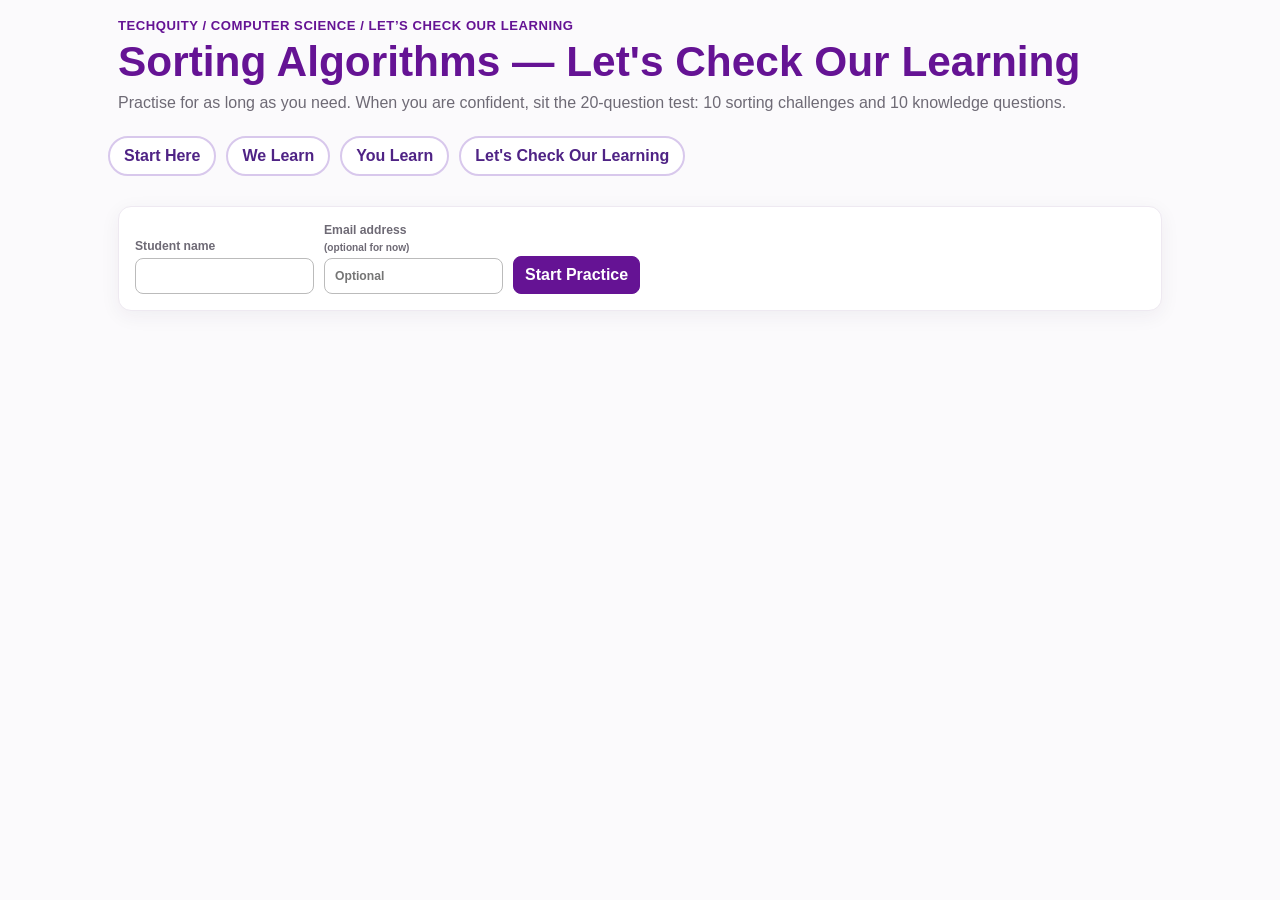
<file: lets_check_our_learning.html>
<!doctype html><html><head><meta charset="utf-8"><meta name="viewport" content="width=device-width,initial-scale=1"><title>Sorting Algorithms — Let's Check Our Learning</title><style>:root{--purple:#651394;--purple2:#8a35b4;--ink:#262331;--muted:#6e6a75;--paper:#fbfafc;--line:#ddd7e2;--yellow:#fff1b8;--yellowLine:#c69210;--green:#dff5e9;--greenLine:#23855f;--pink:#f0ddf8;--bad:#fde2e2;--badLine:#c73535}
*{box-sizing:border-box}body{margin:0;background:var(--paper);color:var(--ink);font-family:Arial,Helvetica,sans-serif}
header,main{max-width:1080px;margin:auto;padding:18px}header{padding-bottom:7px}
.kicker{font-weight:900;color:var(--purple);letter-spacing:.04em;font-size:.82rem}
h1{color:var(--purple);font-size:clamp(1.7rem,4vw,2.65rem);margin:.3rem 0}.lead{color:var(--muted);line-height:1.5}
.rule{background:var(--purple);color:white;padding:18px;border-radius:10px;font-weight:900;letter-spacing:.03em;margin:14px 0}
.panel{background:white;border:1px solid #eee9f1;border-radius:13px;padding:16px;margin:12px 0;box-shadow:0 5px 20px rgba(52,35,66,.06)}
.controls{display:flex;gap:10px;flex-wrap:wrap;align-items:end}label{display:grid;gap:5px;font-size:.76rem;font-weight:900;color:var(--muted)}
select,input,button{font:inherit;border:1px solid var(--line);border-radius:8px;padding:9px 11px;background:white}button{cursor:pointer;font-weight:800}
.primary{background:var(--purple);color:white;border-color:var(--purple)}button:disabled{opacity:.45;cursor:not-allowed}
.cards{display:flex;gap:10px;flex-wrap:wrap;justify-content:center;align-items:center;min-height:130px;padding:18px 4px 34px}
.card{width:74px;height:96px;border:2px solid #aaa5ae;border-radius:9px;background:#fff;display:grid;place-items:center;font-size:2.15rem;font-weight:900;position:relative;user-select:none}
.card.active{background:var(--yellow);border-color:var(--yellowLine);color:#8b6500}.card.finished{background:var(--green);border-color:var(--greenLine);color:#116444}
.card.pivot{background:var(--pink);border-color:var(--purple);color:var(--purple)}.card.bad{background:var(--bad);border-color:var(--badLine)}
.card[draggable=true]{cursor:grab}.tag{position:absolute;bottom:-24px;font-size:.63rem;color:var(--muted);font-weight:900;white-space:nowrap}
.msg{padding:13px 15px;border-left:5px solid var(--purple);background:#f5eef9;border-radius:8px;line-height:1.45;font-weight:700;min-height:50px}
.msg.good{background:#edf9f2;border-color:var(--greenLine);color:#155d43}.msg.bad{background:#fff0f0;border-color:var(--badLine);color:#8d2424}
.stats{display:grid;grid-template-columns:repeat(4,1fr);gap:8px;margin-top:10px}.stat{text-align:center;border:1px solid var(--line);border-radius:8px;padding:8px}.stat b{display:block;font-size:1.25rem}.stat small{color:var(--muted);font-weight:800}
.bins{display:grid;grid-template-columns:repeat(3,1fr);gap:10px;margin:12px 0}.bin{min-height:125px;border:2px dashed var(--line);border-radius:10px;padding:10px;text-align:center}.bin h3{margin:0 0 8px;color:var(--purple);font-size:.86rem}.bin .cards{min-height:70px;padding:4px}
.stepbox{background:#faf7fc;border-radius:10px;padding:13px;margin:8px 0}.stepbox b{color:var(--purple)}
.cert{display:none;text-align:center;border:6px double var(--purple);padding:32px;background:white}.cert.show{display:block}
.progress{height:9px;background:#e8e3eb;border-radius:99px;overflow:hidden}.progress div{height:100%;background:var(--purple)}
@media(max-width:650px){.card{width:58px;height:78px;font-size:1.65rem}.bins{grid-template-columns:1fr}.stats{grid-template-columns:repeat(2,1fr)}}
@media print{body>*:not(main),main>*:not(.cert){display:none!important}.cert{display:block!important}}

.dropzone{border:3px dashed #bbb;border-radius:14px;min-height:76px;padding:14px;margin-top:14px;text-align:center;font-weight:800;display:flex;align-items:center;justify-content:center}
.dropzone.over{border-color:#5a2ca0;background:#f2ebff}
.dropzone.wrong,.card.wrong{background:#ffd9d9!important;border-color:#c62828!important;animation:shake .25s linear 2}
.msg.bad{background:#ffe3e3;border-left:6px solid #c62828}
.msg.good{background:#e6f4e8;border-left:6px solid #2e7d32}
.card[draggable=true]{cursor:grab}.card[draggable=true]:active{cursor:grabbing}
.card.dim{opacity:.42}
.actionrow{display:grid;grid-template-columns:1fr 1fr;gap:12px;margin-top:14px}
.bin{min-height:150px}
.bin.dropzone{display:block;text-align:left}
.bin h3{text-align:center}
.tag{display:block;font-size:10px;line-height:1.1;margin-top:5px;font-weight:800}
@keyframes shake{0%,100%{transform:translateX(0)}25%{transform:translateX(-6px)}75%{transform:translateX(6px)}}

.progress{height:14px;background:#eee;border-radius:999px;overflow:hidden;margin-bottom:18px}.progress>div{height:100%;background:#5a2ca0;width:0}
.cert{display:none;max-width:820px;margin:30px auto;padding:42px;border:5px solid #5a2ca0;border-radius:18px;text-align:center;background:white}.cert.show{display:block}
input{font:inherit;padding:10px;border:1px solid #bbb;border-radius:8px}
.mcqanswers{display:grid;gap:12px;margin:18px 0}.answer{padding:16px;text-align:left;font-size:1rem;border:2px solid #ddd;border-radius:12px;background:white;cursor:pointer}.answer.correct{background:#e6f4e8;border-color:#2e7d32}.answer.wronganswer{background:#ffd9d9;border-color:#c62828}.cert #result{font-size:1.1rem;line-height:1.7}
.site-nav{display:flex;gap:10px;flex-wrap:wrap;max-width:1100px;margin:14px auto 0;padding:0 18px}
.site-nav a{display:inline-block;padding:9px 14px;border-radius:999px;background:#fff;color:#4f2385;text-decoration:none;font-weight:800;border:2px solid #d8c8ec}
.site-nav a:hover{background:#f1e9fa}
</style></head><body><header><div class="kicker">TECHQUITY / COMPUTER SCIENCE / LET’S CHECK OUR LEARNING</div><h1>Sorting Algorithms — Let's Check Our Learning</h1>
<div class="lead">Practise for as long as you need. When you are confident, sit the 20-question test: 10 sorting challenges and 10 knowledge questions.</div></header><nav class="site-nav">
<a href="index.html">Start Here</a>
<a href="we_learn.html">We Learn</a>
<a href="you_learn.html">You Learn</a>
<a href="lets_check_our_learning.html">Let's Check Our Learning</a>
</nav><main>
<div id="setup" class="panel controls"><label>Student name<input id="name" autocomplete="name"></label><label>Email address <small>(optional for now)</small><input id="email" type="email" autocomplete="email" placeholder="Optional"></label><button id="start" class="primary">Start Practice</button></div>
<div id="practiceIntro" class="panel" style="display:none"><b>Practice mode:</b> Complete as many rounds as you need. Practice does not affect your test result.</div>
<div id="practiceActions" class="panel controls" style="display:none"><b>Practice rounds completed: <span id="practiceCount">0</span></b><button id="practiceNext">Another Practice Round</button><button id="beginTest" class="primary">I'm Ready — Start 20-Question Test</button></div>
<div id="test" style="display:none"><div class="panel"><div class="progress"><div id="bar"></div></div><h2 id="title"></h2><div id="rule" class="rule"></div><div id="stage"></div><div id="msg" class="msg"></div><div class="stats"><div class="stat"><b id="q">Practice</b><small>Question</small></div><div class="stat"><b id="c">0</b><small>Comparisons / scans</small></div><div class="stat"><b id="s">0</b><small>Swaps</small></div><div class="stat"><b id="err">0</b><small>Test mistakes</small></div></div></div></div>
<div id="mcq" style="display:none"><div class="panel"><div class="progress"><div id="mbar"></div></div><div class="stat"><b id="mq">1/20</b><small>Question</small></div><h2 id="mctitle"></h2><div class="rule">KNOWLEDGE CHECK</div><h2 id="mcqtext"></h2><div id="mcqanswers" class="mcqanswers"></div><div id="mcqmsg" class="msg"></div></div></div>
<div id="cert" class="cert"><div class="kicker">TECHQUITY / COMPUTER SCIENCE</div><h1>Certificate of Completion</h1><p>This certifies that</p><h2 id="cn"></h2><p>completed the 20-question Sorting Algorithms Test.</p><p id="result"></p><p id="date"></p><button onclick="window.print()">Print / Save Certificate</button><button id="emailCert" class="primary">Email My Result</button><button id="retake">Retake 20-Question Test</button><div id="emailMsg" class="lead"></div></div></main><script>
const EMAIL_ENDPOINT="PASTE_YOUR_GOOGLE_APPS_SCRIPT_WEB_APP_URL_HERE";
const $=id=>document.getElementById(id);
const midIndex=n=>Math.floor((n-1)/2);
const pivotIndexFor=(arr,rule)=>rule==="first"?0:rule==="last"?arr.length-1:midIndex(arr.length);
let tests=[],qi=0,a=[],E=0,C=0,S=0,drag=null,name="",email="";
let mode="setup",practiceCount=0,assessment=[],ai=0,mcqCorrect=0,sortCorrect=0,currentSortHadError=false;
let bPass=1,bI=0,bEnd=0,selPos=0,selJ=1,selMin=0,selPhase="start",qstate=null,advanceTimer=null;

function rnd(n){return Math.floor(Math.random()*n)}
function makeCards(){let n=3+rnd(3),x=Array.from({length:n},()=>1+rnd(9));if(x.every((v,i)=>i===0||x[i-1]<=v))x.reverse();return x}
function buildTests(){let base=["bubble","selection","quick","bubble","selection","quick","bubble","selection","quick","quick"];return base.sort(()=>Math.random()-.5).map(alg=>({alg,cards:makeCards(),pivot:["first","last","middle"][rnd(3)]}))}
function card(v,i,cls="",tag=""){return `<div class="card ${cls}" draggable="true" data-i="${i}">${v}${tag?`<span class="tag">${tag}</span>`:""}</div>`}
function placedCard(v,cls=""){return `<div class="card ${cls}" draggable="false">${v}</div>`}
function setMsg(t,type=""){$("msg").className="msg"+(type?" "+type:"");$("msg").textContent=t}
function bad(el,t){E++;currentSortHadError=true;$("err").textContent=E;setMsg("Mistake — "+t,"bad");if(el){el.classList.add("wrong");setTimeout(()=>el.classList.remove("wrong"),550)}}
function t(){if(mode==="practice")return tests[0];if(mode==="test"&&assessment[ai]?.kind==="sort")return assessment[ai].test;return tests[qi]}
function startChallenge(){
 clearTimeout(advanceTimer);a=[...t().cards];C=S=0;drag=null;currentSortHadError=false;
 bPass=1;bI=0;bEnd=a.length-1;selPos=0;selJ=1;selMin=0;selPhase="start";qstate=null;
 $("c").textContent=0;$("s").textContent=0;$("err").textContent=E;
 if(mode==="practice"){
   $("q").textContent=`Practice ${practiceCount+1}`;$("bar").style.width="0%";
   $("title").textContent=`Practice: ${t().alg==="bubble"?"Bubble Sort":t().alg==="selection"?"Selection Sort":`Quick Sort — ${t().pivot} pivot`}`;
 }else{
   $("q").textContent=`${ai+1}/20`;$("bar").style.width=`${ai*5}%`;
   $("title").textContent=`Question ${ai+1} of 20: ${t().alg==="bubble"?"Bubble Sort":t().alg==="selection"?"Selection Sort":`Quick Sort — ${t().pivot} pivot`}`;
 }
 render();
}
function bind(){
 document.querySelectorAll(".card[draggable=true]").forEach(el=>{
  el.ondragstart=e=>{
    drag=Number(el.dataset.i);
    e.dataTransfer.effectAllowed="move";
    e.dataTransfer.setData("text/plain",String(drag));
  };
  el.ondragend=()=>{setTimeout(()=>drag=null,0)};
  el.ondragover=e=>e.preventDefault();
  el.ondrop=e=>{
    e.preventDefault();e.stopPropagation();
    const src=e.dataTransfer.getData("text/plain");
    if(src!=="")drag=Number(src);
    if(drag!==null&&+el.dataset.i!==drag)dropCard(+el.dataset.i,el);
    drag=null;
  };
 });
 document.querySelectorAll(".dropzone").forEach(z=>{
  z.ondragover=e=>{e.preventDefault();e.dataTransfer.dropEffect="move";z.classList.add("over")};
  z.ondragleave=()=>z.classList.remove("over");
  z.ondrop=e=>{
    e.preventDefault();e.stopPropagation();z.classList.remove("over");
    const src=e.dataTransfer.getData("text/plain");
    if(src!=="")drag=Number(src);
    dropZone(z.dataset.zone,z);
    drag=null;
  };
 });
}
function render(){$("c").textContent=C;$("s").textContent=S;$("err").textContent=E;if(t().alg==="bubble")renderBubble();else if(t().alg==="selection")renderSelection();else renderQuick();bind()}
function challengeDone(){
 const sorted=[...a].sort((x,y)=>x-y);
 $("stage").innerHTML=`<div class="cards">${sorted.map((v,i)=>card(v,i,"finished")).join("")}</div>`;
 if(mode==="practice"){
   practiceCount++;$("practiceCount").textContent=practiceCount;
   setMsg("Practice complete. Do another round or start the 20-question test when you feel ready.","good");
   $("practiceActions").style.display="flex";return;
 }
 if(!currentSortHadError)sortCorrect++;
 setMsg(currentSortHadError?"Sorting question complete.":"Sorting question correct.","good");
 $("bar").style.width=`${(ai+1)*5}%`;
 advanceTimer=setTimeout(()=>{ai++;showAssessmentItem()},700);
}
// Bubble
function renderBubble(){
 $("rule").textContent="COMPARE NEIGHBOURS → SWAP IF NEEDED → MOVE RIGHT";
 if(bEnd===0)return challengeDone();
 let i=bI,j=i+1,need=a[i]>a[j];
 $("stage").innerHTML=`<div class="cards">${a.map((v,k)=>card(v,k,k===i||k===j?"active":k>bEnd?"finished":"",k===i?"LEFT":k===j?"RIGHT":"")).join("")}</div><div class="dropzone" data-zone="keep">DROP A HIGHLIGHTED CARD HERE TO KEEP / NO SWAP</div>`;
 setMsg(`Pass ${bPass}: compare ${a[i]} and ${a[j]}. Work left to right.`);
}
function advanceBubble(){C++;bI++;if(bI>=bEnd){bEnd--;bPass++;bI=0}render()}
function bubbleSwap(i,j,el){if(!((i===bI&&j===bI+1)||(j===bI&&i===bI+1)))return bad(el,"swap only the highlighted neighbours.");if(a[bI]<=a[bI+1])return bad(el,"these cards are already in order; use KEEP / NO SWAP.");[a[bI],a[bI+1]]=[a[bI+1],a[bI]];S++;advanceBubble()}
// Selection
function renderSelection(){
 $("rule").textContent="MARK MINIMUM → SCAN REMAINING VALUES → SWAP ONCE";
 if(selPos>=a.length-1)return challengeDone();
 if(selPhase==="start"){
  $("stage").innerHTML=`<div class="cards">${a.map((v,k)=>card(v,k,k===selPos?"active":k<selPos?"finished":"",k===selPos?"STARTING MINIMUM":"")).join("")}</div><div class="dropzone" data-zone="markmin">DRAG THE FIRST UNSORTED CARD HERE TO MARK IT AS THE STARTING MINIMUM</div>`;
  setMsg(`Round ${selPos+1}: mark ${a[selPos]} as the starting minimum. This is not a scan.`);return;
 }
 if(selPhase==="scan"){
  if(selJ>=a.length){selPhase="swap";return renderSelection()}
  $("stage").innerHTML=`<div class="cards">${a.map((v,k)=>card(v,k,k===selMin||k===selJ?"active":k<selPos?"finished":"",k===selMin?"MINIMUM":k===selJ?"CANDIDATE":"")).join("")}</div><div class="actionrow"><div class="dropzone" data-zone="keepmin">KEEP CURRENT MINIMUM</div><div class="dropzone" data-zone="newmin">MAKE CANDIDATE THE NEW MINIMUM</div></div>`;
  setMsg(`Scan ${a[selJ]} against current minimum ${a[selMin]}. Drag the CANDIDATE to the correct decision box.`);return;
 }
 $("stage").innerHTML=`<div class="cards">${a.map((v,k)=>card(v,k,k===selPos||k===selMin?"active":k<selPos?"finished":"",k===selPos?"FIRST UNSORTED":k===selMin?"MINIMUM":"")).join("")}</div>`;
 if(selMin===selPos){$("stage").innerHTML+=`<div class="dropzone" data-zone="noselswap">DROP THE MINIMUM HERE — NO SWAP NEEDED</div>`;setMsg("Scan complete. The minimum is already first; no swap is needed.")}
 else setMsg("Scan complete. Drag the MINIMUM onto the FIRST UNSORTED card.");
}
function nextSel(){selPos++;selMin=selPos;selJ=selPos+1;selPhase="start";render()}
function selZone(zone,el){
 if(selPhase==="start"){if(zone!=="markmin"||drag!==selPos)return bad(el,"mark the first unsorted card.");selPhase="scan";selJ=selPos+1;return render()}
 if(selPhase==="scan"){if(drag!==selJ)return bad(el,"move the CANDIDATE card.");let smaller=a[selJ]<a[selMin];if(smaller&&zone!=="newmin")return bad(el,`${a[selJ]} is smaller and must become the minimum.`);if(!smaller&&zone!=="keepmin")return bad(el,"keep the current minimum.");C++;if(smaller)selMin=selJ;selJ++;return render()}
 if(selPhase==="swap"&&zone==="noselswap"){if(drag!==selMin||selMin!==selPos)return bad(el,"no-swap is not correct here.");return nextSel()}
 return bad(el,"that move is not valid now.");
}
function selSwap(i,j,el){if(selPhase!=="swap")return bad(el,"finish the scan first.");if(selMin===selPos)return bad(el,"no swap is needed.");if(!((i===selMin&&j===selPos)||(j===selMin&&i===selPos)))return bad(el,"swap only MINIMUM with FIRST UNSORTED.");[a[selPos],a[selMin]]=[a[selMin],a[selPos]];S++;nextSel()}
// Quick
function newQGroup(arr){if(arr.length<=1)return null;let pi=pivotIndexFor(arr,t().pivot);return {arr:[...arr],pivotIndex:pi,pivot:arr[pi],at:pi,phase:"placePivot",less:[],equal:[],greater:[]}}
function initQ(){if(!qstate)qstate={stack:[[...a]],current:null,scans:0}}
function nextQ(){while(!qstate.current&&qstate.stack.length){let arr=qstate.stack.shift();if(arr.length<=1)continue;qstate.current=newQGroup(arr)}}
function nextNonPivot(g,start=0){for(let i=start;i<g.arr.length;i++)if(i!==g.pivotIndex)return i;return g.arr.length}
function renderQuick(){
 $("rule").textContent="CHOOSE PIVOT → PLACE PIVOT IN EQUAL → PARTITION LEFT TO RIGHT → SORT OUTER GROUPS → JOIN";
 initQ();nextQ();if(!qstate.current){C=qstate.scans;return challengeDone()}
 let g=qstate.current,pv=g.pivot;
 $("stage").innerHTML=`<div class="cards">${g.arr.map((v,i)=>{let cls=i===g.pivotIndex?"pivot":"";if(i===g.at)cls+=(cls?" ":"")+"active";if(g.phase==="classify"&&(i<g.at||i===g.pivotIndex))cls+=(cls?" ":"")+"dim";return card(v,i,cls,i===g.pivotIndex?"PIVOT":i===g.at?"NEXT":"")}).join("")}</div>
 <div class="bins"><div class="bin dropzone" data-zone="less"><h3>LESS than ${pv}</h3><div class="cards">${g.less.map(v=>placedCard(v)).join("")}</div></div><div class="bin dropzone" data-zone="equal"><h3>DROP PIVOT HERE — EQUAL to ${pv}</h3><div class="cards">${g.equal.map(v=>placedCard(v,"pivot")).join("")}</div></div><div class="bin dropzone" data-zone="greater"><h3>GREATER than ${pv}</h3><div class="cards">${g.greater.map(v=>placedCard(v)).join("")}</div></div></div>`;
 setMsg(g.phase==="placePivot"?`First drag the pink pivot ${pv} into EQUAL / PIVOT GROUP.`:`Pivot ${pv} is set. Work left to right: drag NEXT (${g.arr[g.at]}) into the correct group.`);
 C=qstate.scans;$("c").textContent=C;
}
function finishQGroup(g){let kids=[];if(g.less.length>1)kids.push([...g.less]);if(g.greater.length>1)kids.push([...g.greater]);qstate.stack=kids.concat(qstate.stack);qstate.current=null;render()}
function qZone(zone,el){
 let g=qstate.current;if(!g)return;
 if(g.phase==="placePivot"){if(drag!==g.pivotIndex)return bad(el,"place the pink PIVOT first.");if(zone!=="equal")return bad(el,"the pivot belongs in EQUAL / PIVOT GROUP.");g.equal.push(g.pivot);qstate.scans++;C=qstate.scans;g.phase="classify";g.at=nextNonPivot(g,0);if(g.at>=g.arr.length)return finishQGroup(g);return render()}
 if(drag!==g.at)return bad(el,"classify the NEXT card from left to right.");
 let v=g.arr[g.at],correct=v<g.pivot?"less":v>g.pivot?"greater":"equal";if(zone!==correct)return bad(el,`${v} belongs in ${correct.toUpperCase()}.`);g[correct].push(v);qstate.scans++;C=qstate.scans;g.at=nextNonPivot(g,g.at+1);if(g.at>=g.arr.length)return finishQGroup(g);render()
}
function dropCard(j,el){if(drag===null)return;if(t().alg==="bubble")bubbleSwap(drag,j,el);else if(t().alg==="selection")selSwap(drag,j,el);else bad(el,"Quick Sort cards go into LESS / EQUAL / GREATER.");drag=null}
function dropZone(zone,el){
 if(drag===null)return;
 if(t().alg==="bubble"){if(zone!=="keep")bad(el,"use KEEP / NO SWAP.");else if(!(drag===bI||drag===bI+1))bad(el,"move a highlighted card.");else if(a[bI]>a[bI+1])bad(el,"these neighbours must be swapped.");else advanceBubble()}
 else if(t().alg==="selection")selZone(zone,el);else qZone(zone,el);drag=null
}
function finish(){
 mode="finished";$("test").style.display="none";$("mcq").style.display="none";$("cert").classList.add("show");
 const total=sortCorrect+mcqCorrect,pct=Math.round(total/20*100);
 $("cn").textContent=name;
 $("result").innerHTML=`<b>${total}/20 (${pct}%)</b><br>${sortCorrect}/10 sorting challenges completed without a mistake<br>${mcqCorrect}/10 knowledge questions correct<br>${E} sorting mistakes during the test`;
 $("date").textContent=new Date().toLocaleDateString();
}
const MCQS=[
 {q:"What is a pivot in Quick Sort?",a:["A reference value used to divide cards into groups","The smallest value in the list","The final card after sorting","The number of swaps"],c:0},
 {q:"In Bubble Sort, which cards are compared?",a:["Any two cards","Neighbouring cards","Only the first and last cards","Only equal cards"],c:1},
 {q:"In Selection Sort, what is found before the round's swap?",a:["The pivot","The minimum in the unsorted part","The largest finished card","Two equal cards"],c:1},
 {q:"Where does a value equal to the pivot go?",a:["LESS","GREATER","EQUAL / PIVOT GROUP","It is removed"],c:2},
 {q:"If Bubble Sort neighbours are already in order, what happens?",a:["Swap them","Keep them and move right","Choose a pivot","Restart"],c:1},
 {q:"Does moving the Selection Sort minimum marker count as a swap?",a:["Yes","No","Only in round one","Only for equal values"],c:1},
 {q:"If a Selection Sort candidate equals the current minimum, what happens?",a:["Make it the new minimum","Keep the current minimum","Swap immediately","Stop the round"],c:1},
 {q:"What are the three Quick Sort groups in this activity?",a:["LEFT, MIDDLE, RIGHT","LESS, EQUAL, GREATER","FIRST, NEXT, LAST","SMALL, MEDIUM, LARGE"],c:1},
 {q:"When does a Quick Sort group stop needing another partition?",a:["At 0 or 1 card","At exactly 2 cards","When the pivot is largest","After one scan"],c:0},
 {q:"What is the goal of all three sorting algorithms?",a:["Put values into an ordered sequence","Make all values different","Use the same swaps","Always choose the first card"],c:0}
];
function makeAssessment(){
 const sorts=buildTests().slice(0,10).map(test=>({kind:"sort",test}));
 const qs=MCQS.map(mcq=>({kind:"mcq",mcq}));
 let out=[];for(let i=0;i<10;i++){out.push(sorts[i],qs[i])}return out;
}
function randomPractice(){
 const alg=["bubble","selection","quick"][rnd(3)];
 tests=[{alg,cards:makeCards(),pivot:["first","last","middle"][rnd(3)]}];
 $("practiceActions").style.display="none";startChallenge();
}
function beginPractice(){
 mode="practice";practiceCount=0;E=0;$("setup").style.display="none";$("test").style.display="block";$("practiceIntro").style.display="block";randomPractice();
}
function beginTest(){
 mode="test";E=0;sortCorrect=0;mcqCorrect=0;ai=0;assessment=makeAssessment();
 $("practiceIntro").style.display="none";$("practiceActions").style.display="none";$("cert").classList.remove("show");showAssessmentItem();
}
function showAssessmentItem(){
 if(ai>=20)return finish();
 const item=assessment[ai];
 if(item.kind==="sort"){$("mcq").style.display="none";$("test").style.display="block";startChallenge();return}
 $("test").style.display="none";$("mcq").style.display="block";
 $("mq").textContent=`${ai+1}/20`;$("mbar").style.width=`${ai*5}%`;$("mctitle").textContent=`Question ${ai+1} of 20`;
 $("mcqtext").textContent=item.mcq.q;$("mcqanswers").innerHTML="";$("mcqmsg").textContent="";
 item.mcq.a.forEach((ans,i)=>{const b=document.createElement("button");b.className="answer";b.textContent=ans;b.onclick=()=>answerMCQ(i,b);$("mcqanswers").appendChild(b)});
}
function answerMCQ(choice,button){
 const item=assessment[ai],correct=item.mcq.c;document.querySelectorAll(".answer").forEach(b=>b.disabled=true);
 if(choice===correct){mcqCorrect++;button.classList.add("correct");$("mcqmsg").textContent="Correct."}
 else{button.classList.add("wronganswer");document.querySelectorAll(".answer")[correct].classList.add("correct");$("mcqmsg").textContent=`Correct answer: ${item.mcq.a[correct]}`}
 setTimeout(()=>{ai++;showAssessmentItem()},900);
}
$("start").onclick=()=>{name=$("name").value.trim();email=$("email").value.trim();if(!name)return alert("Enter the student name.");beginPractice()};
$("practiceNext").onclick=randomPractice;
$("beginTest").onclick=beginTest;
$("retake").onclick=beginTest;
$("emailCert").onclick=async()=>{
 const total=sortCorrect+mcqCorrect,pct=Math.round(total/20*100);
 if(!email){$("emailMsg").textContent="No email address was entered. You can still print or save the certificate.";return}
 if(EMAIL_ENDPOINT.startsWith("PASTE_")){$("emailMsg").textContent=`Email is not connected yet. Your result is ${total}/20 (${pct}%).`;return}
 try{
  await fetch(EMAIL_ENDPOINT,{method:"POST",headers:{"Content-Type":"text/plain"},body:JSON.stringify({name,email,completed:20,score:total,percent:pct,sortingScore:sortCorrect,knowledgeScore:mcqCorrect,errors:E,date:new Date().toISOString()})});
  $("emailMsg").textContent=`Result sent: ${total}/20 (${pct}%), including ${sortCorrect}/10 sorting and ${mcqCorrect}/10 knowledge.`;
 }catch(e){$("emailMsg").textContent="Email could not be sent. You can still print or save the certificate."}
};
</script></body></html>
</file>
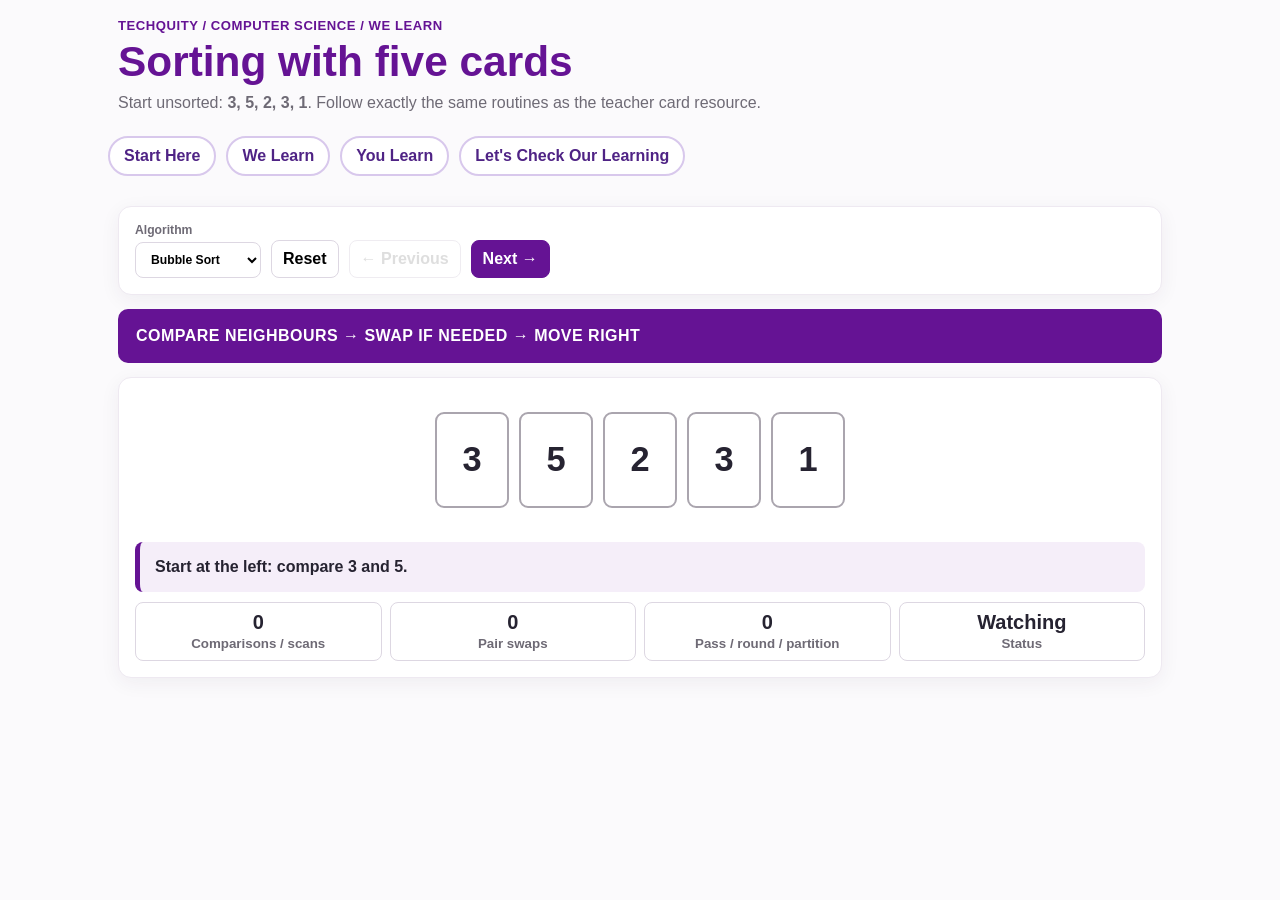
<file: we_learn.html>
<!doctype html><html><head><meta charset="utf-8"><meta name="viewport" content="width=device-width,initial-scale=1"><title>Sorting Algorithms — We Learn</title><style>

:root{--purple:#651394;--purple2:#8a35b4;--ink:#262331;--muted:#6e6a75;--paper:#fbfafc;--line:#ddd7e2;--yellow:#fff1b8;--yellowLine:#c69210;--green:#dff5e9;--greenLine:#23855f;--pink:#f0ddf8;--bad:#fde2e2;--badLine:#c73535}
*{box-sizing:border-box}body{margin:0;background:var(--paper);color:var(--ink);font-family:Arial,Helvetica,sans-serif}
header,main{max-width:1080px;margin:auto;padding:18px}header{padding-bottom:7px}
.kicker{font-weight:900;color:var(--purple);letter-spacing:.04em;font-size:.82rem}
h1{color:var(--purple);font-size:clamp(1.7rem,4vw,2.65rem);margin:.3rem 0}.lead{color:var(--muted);line-height:1.5}
.rule{background:var(--purple);color:white;padding:18px;border-radius:10px;font-weight:900;letter-spacing:.03em;margin:14px 0}
.panel{background:white;border:1px solid #eee9f1;border-radius:13px;padding:16px;margin:12px 0;box-shadow:0 5px 20px rgba(52,35,66,.06)}
.controls{display:flex;gap:10px;flex-wrap:wrap;align-items:end}label{display:grid;gap:5px;font-size:.76rem;font-weight:900;color:var(--muted)}
select,input,button{font:inherit;border:1px solid var(--line);border-radius:8px;padding:9px 11px;background:white}button{cursor:pointer;font-weight:800}
.primary{background:var(--purple);color:white;border-color:var(--purple)}button:disabled{opacity:.45;cursor:not-allowed}
.cards{display:flex;gap:10px;flex-wrap:wrap;justify-content:center;align-items:center;min-height:130px;padding:18px 4px 34px}
.card{width:74px;height:96px;border:2px solid #aaa5ae;border-radius:9px;background:#fff;display:grid;place-items:center;font-size:2.15rem;font-weight:900;position:relative;user-select:none}
.card.active{background:var(--yellow);border-color:var(--yellowLine);color:#8b6500}.card.finished{background:var(--green);border-color:var(--greenLine);color:#116444}
.card.pivot{background:var(--pink);border-color:var(--purple);color:var(--purple)}.card.bad{background:var(--bad);border-color:var(--badLine)}
.card[draggable=true]{cursor:grab}.tag{position:absolute;bottom:-24px;font-size:.63rem;color:var(--muted);font-weight:900;white-space:nowrap}
.msg{padding:13px 15px;border-left:5px solid var(--purple);background:#f5eef9;border-radius:8px;line-height:1.45;font-weight:700;min-height:50px}
.msg.good{background:#edf9f2;border-color:var(--greenLine);color:#155d43}.msg.bad{background:#fff0f0;border-color:var(--badLine);color:#8d2424}
.stats{display:grid;grid-template-columns:repeat(4,1fr);gap:8px;margin-top:10px}.stat{text-align:center;border:1px solid var(--line);border-radius:8px;padding:8px}.stat b{display:block;font-size:1.25rem}.stat small{color:var(--muted);font-weight:800}
.bins{display:grid;grid-template-columns:repeat(3,1fr);gap:10px;margin:12px 0}.bin{min-height:125px;border:2px dashed var(--line);border-radius:10px;padding:10px;text-align:center}.bin h3{margin:0 0 8px;color:var(--purple);font-size:.86rem}.bin .cards{min-height:70px;padding:4px}
.stepbox{background:#faf7fc;border-radius:10px;padding:13px;margin:8px 0}.stepbox b{color:var(--purple)}
.cert{display:none;text-align:center;border:6px double var(--purple);padding:32px;background:white}.cert.show{display:block}
.progress{height:9px;background:#e8e3eb;border-radius:99px;overflow:hidden}.progress div{height:100%;background:var(--purple)}
@media(max-width:650px){.card{width:58px;height:78px;font-size:1.65rem}.bins{grid-template-columns:1fr}.stats{grid-template-columns:repeat(2,1fr)}}
@media print{body>*:not(main),main>*:not(.cert){display:none!important}.cert{display:block!important}}


.site-nav{display:flex;gap:10px;flex-wrap:wrap;max-width:1100px;margin:14px auto 0;padding:0 18px}
.site-nav a{display:inline-block;padding:9px 14px;border-radius:999px;background:#fff;color:#4f2385;text-decoration:none;font-weight:800;border:2px solid #d8c8ec}
.site-nav a:hover{background:#f1e9fa}
</style></head><body>
<header><div class="kicker">TECHQUITY / COMPUTER SCIENCE / WE LEARN</div><h1>Sorting with five cards</h1><div class="lead">Start unsorted: <b>3, 5, 2, 3, 1</b>. Follow exactly the same routines as the teacher card resource.</div></header><nav class="site-nav">
<a href="index.html">Start Here</a>
<a href="we_learn.html">We Learn</a>
<a href="you_learn.html">You Learn</a>
<a href="lets_check_our_learning.html">Let's Check Our Learning</a>
</nav><main>
<div class="panel controls"><label>Algorithm<select id="alg"><option value="bubble">Bubble Sort</option><option value="selection">Selection Sort</option><option value="quick">Quick Sort</option></select></label><label id="pivotWrap" style="display:none">Pivot rule<select id="pivot"><option value="first">First card</option><option value="last">Last card</option><option value="middle">Middle position</option></select></label><button id="reset">Reset</button><button id="prev">← Previous</button><button id="next" class="primary">Next →</button></div>
<div id="rule" class="rule"></div><div class="panel"><div id="stage"></div><div id="msg" class="msg"></div><div class="stats"><div class="stat"><b id="c">0</b><small>Comparisons / scans</small></div><div class="stat"><b id="s">0</b><small>Pair swaps</small></div><div class="stat"><b id="p">0</b><small>Pass / round / partition</small></div><div class="stat"><b id="st">Ready</b><small>Status</small></div></div></div>
<div id="selftest" style="display:none"></div></main><script>

const START=[3,5,2,3,1];
const $=id=>document.getElementById(id);
function midIndex(n){return Math.floor((n-1)/2)} // left-middle for even groups, matching the guide
function pivotFor(arr,rule){return rule==="first"?arr[0]:rule==="last"?arr[arr.length-1]:arr[midIndex(arr.length)]}
function bubbleTrace(input){
 let a=[...input],steps=[],C=0,S=0,passes=0;
 for(let end=a.length-1;end>0;end--){
  let changed=false; passes++;
  for(let i=0;i<end;i++){
   C++; let before=[...a],swap=a[i]>a[i+1];
   if(swap){[a[i],a[i+1]]=[a[i+1],a[i]];S++;changed=true}
   steps.push({type:"bubble",i,j:i+1,swap,before,after:[...a],C,S,pass:passes,finishedFrom:end});
  }
  if(!changed)break;
 }
 return {steps,result:a,C,S,passes};
}
function selectionTrace(input){
 let a=[...input],steps=[],C=0,S=0,rounds=0;
 for(let pos=0;pos<a.length-1;pos++){
  rounds++; let min=pos;
  // Explicitly show the first unsorted card being marked as the starting minimum.
  // This is not counted as a scan/comparison.
  steps.push({type:"selstart",pos,min,C,S,round:rounds,state:[...a]});
  for(let j=pos+1;j<a.length;j++){
   C++; let old=min;if(a[j]<a[min])min=j;
   steps.push({type:"scan",pos,j,oldMin:old,min,C,S,round:rounds,state:[...a]});
  }
  if(min!==pos){let before=[...a];[a[pos],a[min]]=[a[min],a[pos]];S++;steps.push({type:"selswap",pos,min,before,after:[...a],C,S,round:rounds})}
  steps.push({type:"selfixed",pos,state:[...a],C,S,round:rounds});
 }
 return {steps,result:a,C,S,rounds};
}
function quickTrace(input,rule){
 let scans=0,parts=0,events=[];
 function q(arr,path="whole"){
  if(arr.length<=1)return [...arr];
  let pivot=pivotFor(arr,rule),less=[],equal=[],greater=[];parts++;
  events.push({type:"partitionStart",arr:[...arr],pivot,path,parts,scans});
  arr.forEach((v,idx)=>{
   scans++;
   let group=v<pivot?"less":v>pivot?"greater":"equal";
   if(group==="less")less.push(v);else if(group==="greater")greater.push(v);else equal.push(v);
   events.push({type:"classify",arr:[...arr],pivot,value:v,index:idx,group,less:[...less],equal:[...equal],greater:[...greater],parts,scans,path});
  });
  let L=q(less,path+".L"),G=q(greater,path+".G");
  let joined=[...L,...equal,...G];events.push({type:"join",pivot,path,joined:[...joined],parts,scans});
  return joined;
 }
 let result=q([...input]);return {events,result,scans,parts};
}
function eq(a,b){return JSON.stringify(a)===JSON.stringify(b)}
function selfTests(){
 let failures=[];
 let b=bubbleTrace(START);
 if(!eq(b.result,[1,2,3,3,5]))failures.push("bubble result");
 if(b.C!==10||b.S!==7||b.passes!==4)failures.push(`bubble counts ${b.C}/${b.S}/${b.passes}`);
 if(!(b.steps[0].i===0&&b.steps[0].j===1&&!b.steps[0].swap))failures.push("bubble first comparison");
 let s=selectionTrace(START);
 if(!eq(s.result,[1,2,3,3,5])||s.C!==10||s.S!==4||s.rounds!==4)failures.push("selection trace");
 let q1=quickTrace(START,"first"),ql=quickTrace(START,"last"),qm=quickTrace(START,"middle");
 if(!eq(q1.result,[1,2,3,3,5])||q1.scans!==7||q1.parts!==2)failures.push("quick first");
 if(!eq(ql.result,[1,2,3,3,5])||ql.scans!==9||ql.parts!==2)failures.push("quick last");
 if(!eq(qm.result,[1,2,3,3,5])||qm.scans!==10||qm.parts!==3)failures.push("quick middle");
 if(pivotFor(START,"middle")!==2)failures.push("middle pivot");
 return failures;
}

</script><script>
let idx=-1,trace=null;
function cards(arr,active=[],finished=[],pivotIndex=null){return `<div class="cards">${arr.map((v,i)=>`<div class="card ${active.includes(i)?"active":""} ${finished.includes(i)?"finished":""} ${pivotIndex===i?"pivot":""}">${v}</div>`).join("")}</div>`}
function reset(){idx=-1;let alg=$("alg").value;$("pivotWrap").style.display=alg==="quick"?"grid":"none";trace=alg==="bubble"?bubbleTrace(START):alg==="selection"?selectionTrace(START):quickTrace(START,$("pivot").value);render()}
function render(){
 let alg=$("alg").value,stage=$("stage");$("prev").disabled=idx<0;

 if(alg==="bubble"){
   $("rule").textContent="COMPARE NEIGHBOURS → SWAP IF NEEDED → MOVE RIGHT";
   if(idx>=trace.steps.length){
     stage.innerHTML=cards(trace.result,[],[0,1,2,3,4]);
     $("c").textContent=trace.C;$("s").textContent=trace.S;$("p").textContent=trace.passes;
     $("msg").textContent="Bubble Sort complete: 1, 2, 3, 3, 5. All cards are now finished.";
     $("st").textContent="Complete";
     return;
   }
   let e=idx<0?null:trace.steps[idx],arr=e?e.after:START,active=e?[e.i,e.j]:[],finished=[];
   if(e){
     let next=trace.steps[idx+1];
     if(!next||next.pass!==e.pass)finished=Array.from({length:START.length-e.finishedFrom},(_,k)=>e.finishedFrom+k);
   }
   stage.innerHTML=cards(arr,active,finished);
   $("c").textContent=e?e.C:0;$("s").textContent=e?e.S:0;$("p").textContent=e?e.pass:0;
   $("msg").textContent=e?`Pass ${e.pass}: compare ${e.before[e.i]} / ${e.before[e.j]} — ${e.swap?"swap":"keep"}. Then move right.`:"Start at the left: compare 3 and 5.";
   $("st").textContent="Watching";

 }else if(alg==="selection"){
   $("rule").textContent="MARK MINIMUM → SCAN REMAINING VALUES → SWAP ONCE";
   if(idx>=trace.steps.length){
     stage.innerHTML=cards(trace.result,[],[0,1,2,3,4]);
     $("c").textContent=trace.C;$("s").textContent=trace.S;$("p").textContent=trace.rounds;
     $("msg").textContent="Selection Sort complete: 1, 2, 3, 3, 5. All positions are now finished.";
     $("st").textContent="Complete";
     return;
   }
   let e=idx<0?null:trace.steps[idx],arr=e?(e.after||e.state):START,active=[],fin=[];
   if(e){
     if(e.type==="selstart") active=[e.min];
     if(e.type==="scan") active=e.min===e.j?[e.j]:[e.min,e.j];
     if(e.type==="selswap") active=[e.pos,e.min];
     if(e.type==="selfixed") fin=Array.from({length:e.pos+1},(_,k)=>k);
   }
   stage.innerHTML=cards(arr,active,fin);
   $("c").textContent=e?e.C:0;$("s").textContent=e?e.S:0;$("p").textContent=e?e.round:0;
   if(!e){
     $("msg").textContent="Round 1: mark 3 as the starting minimum. Scan every remaining card from left to right: 5, 2, 3, 1.";
   }else if(e.type==="selstart"){
     $("msg").textContent=`Round ${e.round}: mark ${e.state[e.min]} as the starting minimum. This is not counted as a scan.`;
   }else if(e.type==="scan"){
     const candidate=e.state[e.j];
     $("msg").textContent=`Round ${e.round}: scan ${candidate}. ${e.min===e.j?candidate+" becomes the new minimum.":"It is not smaller than the current minimum. Keep scanning."}`;
   }else if(e.type==="selswap"){
     $("msg").textContent=`Round ${e.round}: scan complete. Swap the minimum ${e.before[e.min]} into the first unsorted position.`;
   }else{
     $("msg").textContent=`Round ${e.round} complete. Position ${e.pos+1} is finished.`;
   }
   $("st").textContent="Watching";

 }else{
   $("rule").textContent="CHOOSE PIVOT → PARTITION LEFT TO RIGHT → SORT OUTER GROUPS → JOIN";
   if(idx>=trace.events.length){
     stage.innerHTML=cards(trace.result,[],[0,1,2,3,4]);
     $("c").textContent=trace.scans;$("s").textContent=0;$("p").textContent=trace.parts;
     $("msg").textContent=`Quick Sort complete: ${trace.result.join(", ")}.`;
     $("st").textContent="Complete";
     return;
   }
   let e=idx<0?null:trace.events[idx];
   let base=e ? (e.type==="join" ? e.joined : (e.arr||START)) : START;
   let pv=e?.pivot??pivotFor(START,$("pivot").value);
   let pivotIndex=null;
   if(!e){
     pivotIndex=$("pivot").value==="first"?0:$("pivot").value==="last"?START.length-1:midIndex(START.length);
   }else if(e.type==="partitionStart"||e.type==="classify"){
     pivotIndex=$("pivot").value==="first"?0:$("pivot").value==="last"?e.arr.length-1:midIndex(e.arr.length);
   }
   let bins=e&&e.type==="classify"?`<div class="bins"><div class="bin"><h3>LESS than ${pv}</h3>${cards(e.less)}</div><div class="bin"><h3>EQUAL to ${pv}</h3>${cards(e.equal)}</div><div class="bin"><h3>GREATER than ${pv}</h3>${cards(e.greater)}</div></div>`:"";
   stage.innerHTML=`${cards(base,e&&e.type==="classify"?[e.index]:[],[],pivotIndex)}${bins}`;
   $("c").textContent=e?e.scans:0;$("s").textContent=0;$("p").textContent=e?e.parts:0;
   $("msg").textContent=!e?`Choose the ${$("pivot").value} pivot (${pv}). The pivot is not moved. Scan the group from left to right and classify each card into LESS / EQUAL / GREATER.`:e.type==="partitionStart"?`New group: choose pivot ${e.pivot}. Do not move it; begin classifying from the left.`:e.type==="classify"?`Scan ${e.value}: place it in ${e.group.toUpperCase()}. Order of arrival is preserved.`:`Join sorted less + equal + sorted greater: ${e.joined.join(", ")}.`;
   $("st").textContent="Watching";
 }
}
$("next").onclick=()=>{let n=$("alg").value==="quick"?trace.events.length:trace.steps.length;if(idx<n)idx++;render()};$("prev").onclick=()=>{if(idx>=0)idx--;render()};$("reset").onclick=reset;$("alg").onchange=reset;$("pivot").onchange=reset;reset();
let f=selfTests();if(location.search.includes("selftest")){$("selftest").style.display="block";$("selftest").textContent=f.length?"SELFTEST FAIL: "+f.join(", "):"SELFTEST PASS";}
</script></body></html>
</file>
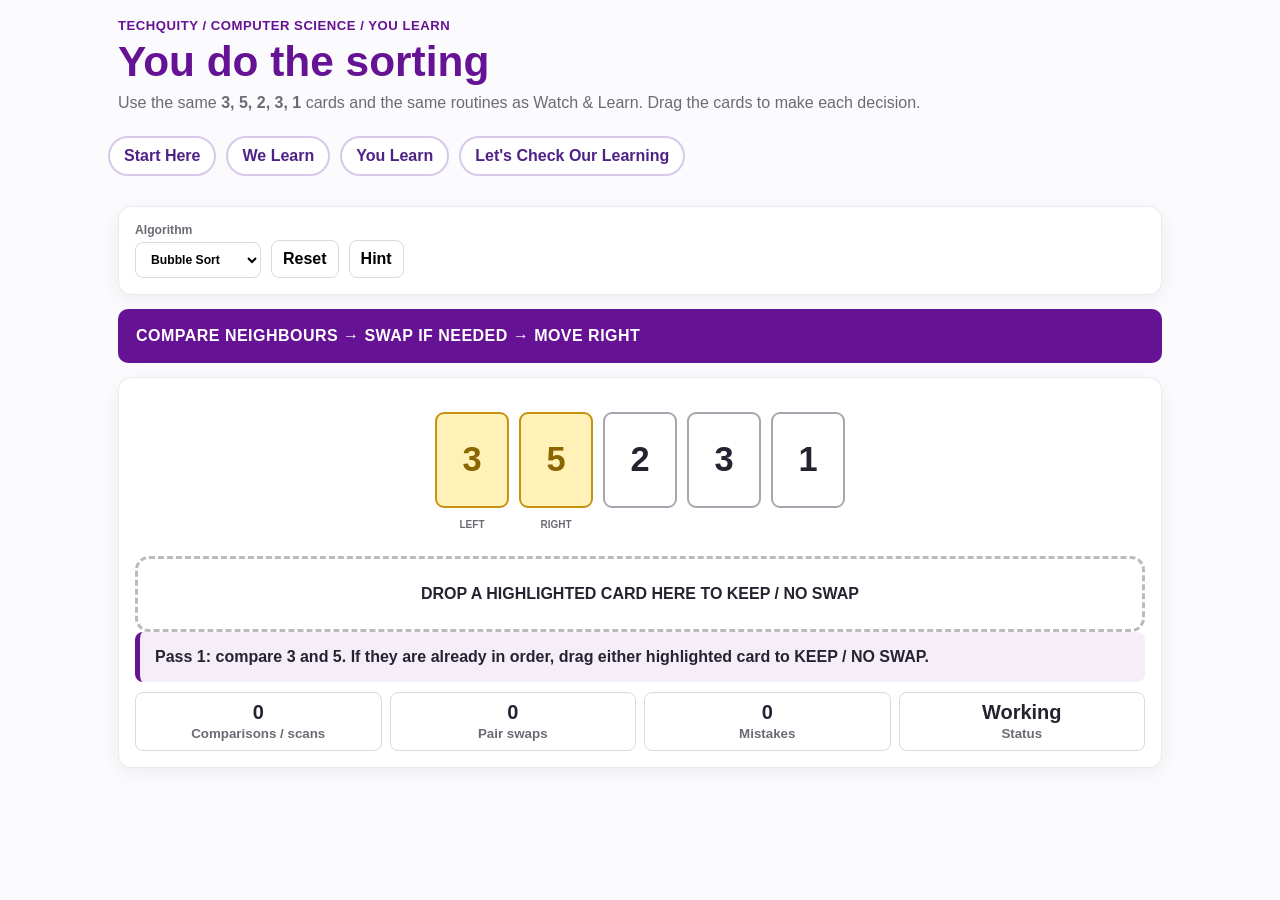
<file: you_learn.html>
<!doctype html>
<html>
<head>
<meta charset="utf-8">
<meta name="viewport" content="width=device-width,initial-scale=1">
<title>Sorting Algorithms — You Learn</title>
<style>:root{--purple:#651394;--purple2:#8a35b4;--ink:#262331;--muted:#6e6a75;--paper:#fbfafc;--line:#ddd7e2;--yellow:#fff1b8;--yellowLine:#c69210;--green:#dff5e9;--greenLine:#23855f;--pink:#f0ddf8;--bad:#fde2e2;--badLine:#c73535}
*{box-sizing:border-box}body{margin:0;background:var(--paper);color:var(--ink);font-family:Arial,Helvetica,sans-serif}
header,main{max-width:1080px;margin:auto;padding:18px}header{padding-bottom:7px}
.kicker{font-weight:900;color:var(--purple);letter-spacing:.04em;font-size:.82rem}
h1{color:var(--purple);font-size:clamp(1.7rem,4vw,2.65rem);margin:.3rem 0}.lead{color:var(--muted);line-height:1.5}
.rule{background:var(--purple);color:white;padding:18px;border-radius:10px;font-weight:900;letter-spacing:.03em;margin:14px 0}
.panel{background:white;border:1px solid #eee9f1;border-radius:13px;padding:16px;margin:12px 0;box-shadow:0 5px 20px rgba(52,35,66,.06)}
.controls{display:flex;gap:10px;flex-wrap:wrap;align-items:end}label{display:grid;gap:5px;font-size:.76rem;font-weight:900;color:var(--muted)}
select,input,button{font:inherit;border:1px solid var(--line);border-radius:8px;padding:9px 11px;background:white}button{cursor:pointer;font-weight:800}
.primary{background:var(--purple);color:white;border-color:var(--purple)}button:disabled{opacity:.45;cursor:not-allowed}
.cards{display:flex;gap:10px;flex-wrap:wrap;justify-content:center;align-items:center;min-height:130px;padding:18px 4px 34px}
.card{width:74px;height:96px;border:2px solid #aaa5ae;border-radius:9px;background:#fff;display:grid;place-items:center;font-size:2.15rem;font-weight:900;position:relative;user-select:none}
.card.active{background:var(--yellow);border-color:var(--yellowLine);color:#8b6500}.card.finished{background:var(--green);border-color:var(--greenLine);color:#116444}
.card.pivot{background:var(--pink);border-color:var(--purple);color:var(--purple)}.card.bad{background:var(--bad);border-color:var(--badLine)}
.card[draggable=true]{cursor:grab}.tag{position:absolute;bottom:-24px;font-size:.63rem;color:var(--muted);font-weight:900;white-space:nowrap}
.msg{padding:13px 15px;border-left:5px solid var(--purple);background:#f5eef9;border-radius:8px;line-height:1.45;font-weight:700;min-height:50px}
.msg.good{background:#edf9f2;border-color:var(--greenLine);color:#155d43}.msg.bad{background:#fff0f0;border-color:var(--badLine);color:#8d2424}
.stats{display:grid;grid-template-columns:repeat(4,1fr);gap:8px;margin-top:10px}.stat{text-align:center;border:1px solid var(--line);border-radius:8px;padding:8px}.stat b{display:block;font-size:1.25rem}.stat small{color:var(--muted);font-weight:800}
.bins{display:grid;grid-template-columns:repeat(3,1fr);gap:10px;margin:12px 0}.bin{min-height:125px;border:2px dashed var(--line);border-radius:10px;padding:10px;text-align:center}.bin h3{margin:0 0 8px;color:var(--purple);font-size:.86rem}.bin .cards{min-height:70px;padding:4px}
.stepbox{background:#faf7fc;border-radius:10px;padding:13px;margin:8px 0}.stepbox b{color:var(--purple)}
.cert{display:none;text-align:center;border:6px double var(--purple);padding:32px;background:white}.cert.show{display:block}
.progress{height:9px;background:#e8e3eb;border-radius:99px;overflow:hidden}.progress div{height:100%;background:var(--purple)}
@media(max-width:650px){.card{width:58px;height:78px;font-size:1.65rem}.bins{grid-template-columns:1fr}.stats{grid-template-columns:repeat(2,1fr)}}
@media print{body>*:not(main),main>*:not(.cert){display:none!important}.cert{display:block!important}}

.dropzone{border:3px dashed #bbb;border-radius:14px;min-height:76px;padding:14px;margin-top:14px;text-align:center;font-weight:800;display:flex;align-items:center;justify-content:center}
.dropzone.over{border-color:#5a2ca0;background:#f2ebff}
.dropzone.wrong,.card.wrong{background:#ffd9d9!important;border-color:#c62828!important;animation:shake .25s linear 2}
.msg.bad{background:#ffe3e3;border-left:6px solid #c62828}
.msg.good{background:#e6f4e8;border-left:6px solid #2e7d32}
.card[draggable=true]{cursor:grab}.card[draggable=true]:active{cursor:grabbing}
.card.dim{opacity:.42}
.actionrow{display:grid;grid-template-columns:1fr 1fr;gap:12px;margin-top:14px}
.bin{min-height:150px}
.bin.dropzone{display:block;text-align:left}
.bin h3{text-align:center}
.tag{display:block;font-size:10px;line-height:1.1;margin-top:5px;font-weight:800}
@keyframes shake{0%,100%{transform:translateX(0)}25%{transform:translateX(-6px)}75%{transform:translateX(6px)}}

.site-nav{display:flex;gap:10px;flex-wrap:wrap;max-width:1100px;margin:14px auto 0;padding:0 18px}
.site-nav a{display:inline-block;padding:9px 14px;border-radius:999px;background:#fff;color:#4f2385;text-decoration:none;font-weight:800;border:2px solid #d8c8ec}
.site-nav a:hover{background:#f1e9fa}
</style>
</head>
<body>
<header>
 <div class="kicker">TECHQUITY / COMPUTER SCIENCE / YOU LEARN</div>
 <h1>You do the sorting</h1>
 <div class="lead">Use the same <b>3, 5, 2, 3, 1</b> cards and the same routines as Watch &amp; Learn. Drag the cards to make each decision.</div>
</header><nav class="site-nav">
<a href="index.html">Start Here</a>
<a href="we_learn.html">We Learn</a>
<a href="you_learn.html">You Learn</a>
<a href="lets_check_our_learning.html">Let's Check Our Learning</a>
</nav>
<main>
 <div class="panel controls">
  <label>Algorithm<select id="alg"><option value="bubble">Bubble Sort</option><option value="selection">Selection Sort</option><option value="quick">Quick Sort</option></select></label>
  <label id="pivotWrap" style="display:none">Pivot rule<select id="pivot"><option value="first">First card</option><option value="last">Last card</option><option value="middle">Middle position</option></select></label>
  <button id="reset">Reset</button><button id="hint">Hint</button>
 </div>
 <div id="rule" class="rule"></div>
 <div class="panel">
  <div id="stage"></div>
  <div id="msg" class="msg"></div>
  <div class="stats">
   <div class="stat"><b id="c">0</b><small>Comparisons / scans</small></div>
   <div class="stat"><b id="s">0</b><small>Pair swaps</small></div>
   <div class="stat"><b id="err">0</b><small>Mistakes</small></div>
   <div class="stat"><b id="st">Ready</b><small>Status</small></div>
  </div>
 </div>
</main>
<script>
const START=[3,5,2,3,1];
const $=id=>document.getElementById(id);
const midIndex=n=>Math.floor((n-1)/2);
const pivotIndexFor=(arr,rule)=>rule==="first"?0:rule==="last"?arr.length-1:midIndex(arr.length);

let alg="bubble", a=[], errors=0, C=0, S=0, drag=null;
let bPass=1,bI=0,bEnd=4;
let selPos=0,selJ=1,selMin=0,selPhase="start";
let q=null;

function card(v,i,cls="",tag=""){
 return `<div class="card ${cls}" draggable="true" data-i="${i}">${v}${tag?`<span class="tag">${tag}</span>`:""}</div>`;
}
function placedCard(v,cls=""){
 return `<div class="card ${cls}" draggable="false">${v}</div>`;
}
function setMsg(t,type=""){
 $("msg").className="msg"+(type?" "+type:""); $("msg").textContent=t;
}
function flashWrong(el,text){
 errors++; $("err").textContent=errors; setMsg("Mistake — "+text,"bad");
 if(el){el.classList.add("wrong");setTimeout(()=>el.classList.remove("wrong"),550)}
}
function finish(arr,label){
 $("stage").innerHTML=`<div class="cards">${arr.map((v,i)=>card(v,i,"finished")).join("")}</div>`;
 $("st").textContent="Complete"; setMsg(`${label} complete: ${arr.join(", ")}. All cards are finished.`,"good");
 bind();
}
function reset(){
 alg=$("alg").value;a=[...START];errors=C=S=0;drag=null;
 bPass=1;bI=0;bEnd=4;
 selPos=0;selJ=1;selMin=0;selPhase="start";
 q=null;
 $("err").textContent=0;$("c").textContent=0;$("s").textContent=0;$("st").textContent="Working";
 $("pivotWrap").style.display=alg==="quick"?"grid":"none";
 render();
}
function bind(){
 document.querySelectorAll(".card[draggable=true]").forEach(el=>{
   el.ondragstart=e=>{drag=+el.dataset.i;e.dataTransfer.setData("text/plain",String(drag))};
   el.ondragend=()=>drag=null;
   el.ondragover=e=>e.preventDefault();
   el.ondrop=e=>{e.preventDefault();if(drag!==null && +el.dataset.i!==drag) dropOnCard(+el.dataset.i,el)};
 });
 document.querySelectorAll(".dropzone").forEach(z=>{
   z.ondragover=e=>{e.preventDefault();z.classList.add("over")};
   z.ondragleave=()=>z.classList.remove("over");
   z.ondrop=e=>{e.preventDefault();e.stopPropagation();z.classList.remove("over");dropOnZone(z.dataset.zone,z)};
 });
}
function render(){
 $("c").textContent=C;$("s").textContent=S;$("err").textContent=errors;
 if(alg==="bubble")renderBubble();
 else if(alg==="selection")renderSelection();
 else renderQuick();
 bind();
}

// ---------- BUBBLE ----------
function renderBubble(){
 $("rule").textContent="COMPARE NEIGHBOURS → SWAP IF NEEDED → MOVE RIGHT";
 if(bEnd===0) return finish(a,"Bubble Sort");
 const i=bI,j=i+1,need=a[i]>a[j];
 $("stage").innerHTML=`<div class="cards">${a.map((v,k)=>card(v,k,k===i||k===j?"active":k>bEnd?"finished":"",k===i?"LEFT":k===j?"RIGHT":"")).join("")}</div>
 <div class="dropzone" data-zone="keep">DROP A HIGHLIGHTED CARD HERE TO KEEP / NO SWAP</div>`;
 setMsg(`Pass ${bPass}: compare ${a[i]} and ${a[j]}. ${need?"If they are out of order, drag one highlighted card onto the other.":"If they are already in order, drag either highlighted card to KEEP / NO SWAP."}`);
}
function advanceBubble(){
 C++;bI++;
 if(bI>=bEnd){bEnd--;bPass++;bI=0}
 render();
}
function bubbleSwap(i,j,target){
 if(!((i===bI&&j===bI+1)||(j===bI&&i===bI+1))) return flashWrong(target,"Bubble Sort can only move the two highlighted neighbours.");
 if(a[bI]<=a[bI+1]) return flashWrong(target,"these cards are already in order. Use KEEP / NO SWAP.");
 [a[bI],a[bI+1]]=[a[bI+1],a[bI]];S++;advanceBubble();
}

// ---------- SELECTION ----------
function renderSelection(){
 $("rule").textContent="MARK MINIMUM → SCAN REMAINING VALUES → SWAP ONCE";
 if(selPos>=a.length-1) return finish(a,"Selection Sort");
 if(selPhase==="start"){
   $("stage").innerHTML=`<div class="cards">${a.map((v,k)=>card(v,k,k===selPos?"active":k<selPos?"finished":"",k===selPos?"STARTING MINIMUM":"")).join("")}</div>
   <div class="dropzone" data-zone="markmin">DRAG THE FIRST UNSORTED CARD HERE TO MARK IT AS THE STARTING MINIMUM</div>`;
   setMsg(`Round ${selPos+1}: mark ${a[selPos]} as the starting minimum. This does not count as a scan.`);
   return;
 }
 if(selPhase==="scan"){
   if(selJ>=a.length){selPhase="swap";return renderSelection()}
   $("stage").innerHTML=`<div class="cards">${a.map((v,k)=>card(v,k,k===selMin||k===selJ?"active":k<selPos?"finished":"",k===selMin?"MINIMUM":k===selJ?"CANDIDATE":"")).join("")}</div>
   <div class="actionrow">
    <div class="dropzone" data-zone="keepmin">KEEP CURRENT MINIMUM</div>
    <div class="dropzone" data-zone="newmin">MAKE CANDIDATE THE NEW MINIMUM</div>
   </div>`;
   setMsg(`Round ${selPos+1}: scan candidate ${a[selJ]} against current minimum ${a[selMin]}. Drag the CANDIDATE to the correct decision box.`);
   return;
 }
 // swap phase
 $("stage").innerHTML=`<div class="cards">${a.map((v,k)=>card(v,k,k===selPos||k===selMin?"active":k<selPos?"finished":"",k===selPos?"FIRST UNSORTED":k===selMin?"MINIMUM":"")).join("")}</div>`;
 if(selMin===selPos){
   $("stage").innerHTML+=`<div class="dropzone" data-zone="noselswap">DROP THE MINIMUM HERE — NO SWAP NEEDED</div>`;
   setMsg(`Round ${selPos+1} scan complete. The minimum is already in the first unsorted position, so no swap is needed.`);
 } else {
   setMsg(`Round ${selPos+1} scan complete. Drag the MINIMUM card onto the FIRST UNSORTED card to make the one swap.`);
 }
}
function nextSelectionRound(){
 selPos++;selMin=selPos;selJ=selPos+1;selPhase="start";render();
}
function selectionZone(zone,el){
 if(selPhase==="start"){
   if(zone!=="markmin" || drag!==selPos) return flashWrong(el,"mark the first unsorted card as the starting minimum.");
   selMin=selPos;selJ=selPos+1;selPhase="scan";setMsg("Correct — starting minimum marked.","good");return render();
 }
 if(selPhase==="scan"){
   if(drag!==selJ) return flashWrong(el,"move the CANDIDATE card, not another card.");
   const smaller=a[selJ]<a[selMin];
   if(smaller && zone!=="newmin") return flashWrong(el,`${a[selJ]} is smaller, so it must become the new minimum.`);
   if(!smaller && zone!=="keepmin") return flashWrong(el,`${a[selJ]} is not smaller, so keep the current minimum.`);
   C++; if(smaller)selMin=selJ; selJ++;
   setMsg("Correct — continue scanning left to right.","good");return render();
 }
 if(selPhase==="swap" && zone==="noselswap"){
   if(drag!==selMin || selMin!==selPos) return flashWrong(el,"no-swap is only correct when the minimum is already first.");
   return nextSelectionRound();
 }
 flashWrong(el,"that move is not valid at this stage.");
}
function selectionSwap(i,j,target){
 if(selPhase!=="swap") return flashWrong(target,"finish the full scan before swapping.");
 if(selMin===selPos) return flashWrong(target,"the minimum is already first; no swap is needed.");
 if(!((i===selMin&&j===selPos)||(j===selMin&&i===selPos))) return flashWrong(target,"swap only the MINIMUM with the FIRST UNSORTED card.");
 [a[selPos],a[selMin]]=[a[selMin],a[selPos]];S++;nextSelectionRound();
}

// ---------- QUICK ----------
function newQGroup(arr){
 if(arr.length<=1)return null;
 const pi=pivotIndexFor(arr,$("pivot").value);
 return {arr:[...arr],pivotIndex:pi,pivot:arr[pi],at:pi,phase:"placePivot",less:[],equal:[],greater:[]};
}
function initQuick(){
 if(q)return;
 q={stack:[[...START]],current:null,scans:0,parts:0,completed:[]};
}
function getNextQGroup(){
 while(!q.current && q.stack.length){
   const arr=q.stack.shift();
   if(arr.length<=1){q.completed.push(arr);continue}
   q.current=newQGroup(arr);q.parts++;
 }
}
function nextUnclassifiedIndex(g,start=0){
 for(let i=start;i<g.arr.length;i++){
   if(i!==g.pivotIndex)return i;
 }
 return g.arr.length;
}
function renderQuick(){
 $("rule").textContent="CHOOSE PIVOT → PLACE PIVOT IN EQUAL → PARTITION LEFT TO RIGHT → SORT OUTER GROUPS → JOIN";
 initQuick();getNextQGroup();
 if(!q.current){
   const sorted=[...START].sort((x,y)=>x-y);C=q.scans;$("c").textContent=C;return finish(sorted,"Quick Sort");
 }
 const g=q.current,pv=g.pivot;
 const main=g.arr.map((v,i)=>{
   let cls=i===g.pivotIndex?"pivot":"";
   if(i===g.at)cls+=(cls?" ":"")+"active";
   if(g.phase==="classify" && (i<g.at || i===g.pivotIndex))cls+=(cls?" ":"")+"dim";
   return card(v,i,cls,i===g.pivotIndex?"PIVOT":i===g.at?"NEXT":"");
 }).join("");
 $("stage").innerHTML=`<div class="cards">${main}</div>
 <div class="bins">
  <div class="bin dropzone" data-zone="less"><h3>LESS than ${pv}</h3><div class="cards">${g.less.map(v=>placedCard(v)).join("")}</div></div>
  <div class="bin dropzone" data-zone="equal"><h3>EQUAL to ${pv} / PIVOT GROUP</h3><div class="cards">${g.equal.map(v=>placedCard(v,"pivot")).join("")}</div></div>
  <div class="bin dropzone" data-zone="greater"><h3>GREATER than ${pv}</h3><div class="cards">${g.greater.map(v=>placedCard(v)).join("")}</div></div>
 </div>`;
 if(g.phase==="placePivot"){
   setMsg(`Pivot ${pv}. First drag the pink PIVOT card into EQUAL / PIVOT GROUP. This establishes the pivot before scanning the other cards.`);
 }else{
   setMsg(`Pivot ${pv} is set. Now work left to right: drag NEXT (${g.arr[g.at]}) into LESS, EQUAL / PIVOT GROUP or GREATER.`);
 }
 C=q.scans;$("c").textContent=C;$("s").textContent=0;
}
function finishQuickGroup(g){
 const children=[];
 if(g.less.length>1)children.push([...g.less]);
 if(g.greater.length>1)children.push([...g.greater]);
 q.stack=children.concat(q.stack);q.current=null;
 render();
}
function quickZone(zone,el){
 const g=q.current;if(!g)return;

 if(g.phase==="placePivot"){
   if(drag!==g.pivotIndex)return flashWrong(el,"place the pink PIVOT card first.");
   if(zone!=="equal")return flashWrong(el,`the pivot ${g.pivot} belongs in EQUAL / PIVOT GROUP.`);
   g.equal.push(g.pivot);
   q.scans++; C=q.scans; // teacher routine deals every card once, including pivot
   g.phase="classify";
   g.at=nextUnclassifiedIndex(g,0);
   setMsg(`Correct — pivot ${g.pivot} is in EQUAL / PIVOT GROUP. Now scan the remaining cards from left to right.`,"good");
   if(g.at>=g.arr.length)return finishQuickGroup(g);
   return render();
 }

 if(drag!==g.at)return flashWrong(el,"Quick Sort must classify the NEXT card from left to right.");
 const v=g.arr[g.at],correct=v<g.pivot?"less":v>g.pivot?"greater":"equal";
 if(zone!==correct)return flashWrong(el,`${v} belongs in ${correct.toUpperCase()}.`);
 g[correct].push(v);q.scans++;C=q.scans;
 g.at=nextUnclassifiedIndex(g,g.at+1);
 setMsg(`Correct — ${v} → ${correct.toUpperCase()}.`,"good");
 if(g.at>=g.arr.length)return finishQuickGroup(g);
 render();
}
function dropOnCard(j,target){
 if(drag===null)return;
 if(alg==="bubble")bubbleSwap(drag,j,target);
 else if(alg==="selection")selectionSwap(drag,j,target);
 else flashWrong(target,"Quick Sort cards go into LESS / EQUAL / GREATER, not onto another card.");
 drag=null;
}
function dropOnZone(zone,el){
 if(drag===null)return;
 if(alg==="bubble"){
   if(zone!=="keep")return flashWrong(el,"use the KEEP / NO SWAP box.");
   if(!(drag===bI||drag===bI+1))return flashWrong(el,"move one of the highlighted cards.");
   if(a[bI]>a[bI+1])return flashWrong(el,"these neighbours are out of order and must be swapped.");
   advanceBubble();
 } else if(alg==="selection") selectionZone(zone,el);
 else quickZone(zone,el);
 drag=null;
}
$("hint").onclick=()=>{
 if(alg==="bubble") setMsg(a[bI]>a[bI+1]?"Hint: swap the two highlighted neighbours.":"Hint: drag either highlighted card to KEEP / NO SWAP.");
 else if(alg==="selection"){
   if(selPhase==="start")setMsg("Hint: drag the first unsorted card to MARK STARTING MINIMUM.");
   else if(selPhase==="scan")setMsg(a[selJ]<a[selMin]?"Hint: drag the candidate to NEW MINIMUM.":"Hint: drag the candidate to KEEP CURRENT MINIMUM.");
   else setMsg(selMin===selPos?"Hint: no swap is needed.":"Hint: drag the MINIMUM onto FIRST UNSORTED.");
 } else {
   const g=q?.current;if(g){
     if(g.phase==="placePivot")setMsg(`Hint: drag the pink pivot ${g.pivot} to EQUAL / PIVOT GROUP first.`);
     else {const v=g.arr[g.at],dest=v<g.pivot?"LESS":v>g.pivot?"GREATER":"EQUAL";setMsg(`Hint: drag ${v} to ${dest}.`)}
   }
 }
};
$("alg").onchange=reset;$("pivot").onchange=reset;$("reset").onclick=reset;
reset();
</script>
</body>
</html>
</file>
<file: sorting.css>
:root{--purple:#651394;--purple2:#8a35b4;--ink:#262331;--muted:#6e6a75;--paper:#fbfafc;--line:#ddd7e2;--yellow:#fff1b8;--yellowLine:#c69210;--green:#dff5e9;--greenLine:#23855f;--pink:#f0ddf8;--bad:#fde2e2;--badLine:#c73535}
*{box-sizing:border-box}body{margin:0;background:var(--paper);color:var(--ink);font-family:Arial,Helvetica,sans-serif}
header,main{max-width:1080px;margin:auto;padding:18px}header{padding-bottom:7px}
.kicker{font-weight:900;color:var(--purple);letter-spacing:.04em;font-size:.82rem}
h1{color:var(--purple);font-size:clamp(1.7rem,4vw,2.65rem);margin:.3rem 0}.lead{color:var(--muted);line-height:1.5}
.rule{background:var(--purple);color:white;padding:18px;border-radius:10px;font-weight:900;letter-spacing:.03em;margin:14px 0}
.panel{background:white;border:1px solid #eee9f1;border-radius:13px;padding:16px;margin:12px 0;box-shadow:0 5px 20px rgba(52,35,66,.06)}
.controls{display:flex;gap:10px;flex-wrap:wrap;align-items:end}label{display:grid;gap:5px;font-size:.76rem;font-weight:900;color:var(--muted)}
select,input,button{font:inherit;border:1px solid var(--line);border-radius:8px;padding:9px 11px;background:white}button{cursor:pointer;font-weight:800}
.primary{background:var(--purple);color:white;border-color:var(--purple)}button:disabled{opacity:.45;cursor:not-allowed}
.cards{display:flex;gap:10px;flex-wrap:wrap;justify-content:center;align-items:center;min-height:130px;padding:18px 4px 34px}
.card{width:74px;height:96px;border:2px solid #aaa5ae;border-radius:9px;background:#fff;display:grid;place-items:center;font-size:2.15rem;font-weight:900;position:relative;user-select:none}
.card.active{background:var(--yellow);border-color:var(--yellowLine);color:#8b6500}.card.finished{background:var(--green);border-color:var(--greenLine);color:#116444}
.card.pivot{background:var(--pink);border-color:var(--purple);color:var(--purple)}.card.bad{background:var(--bad);border-color:var(--badLine)}
.card[draggable=true]{cursor:grab}.tag{position:absolute;bottom:-24px;font-size:.63rem;color:var(--muted);font-weight:900;white-space:nowrap}
.msg{padding:13px 15px;border-left:5px solid var(--purple);background:#f5eef9;border-radius:8px;line-height:1.45;font-weight:700;min-height:50px}
.msg.good{background:#edf9f2;border-color:var(--greenLine);color:#155d43}.msg.bad{background:#fff0f0;border-color:var(--badLine);color:#8d2424}
.stats{display:grid;grid-template-columns:repeat(4,1fr);gap:8px;margin-top:10px}.stat{text-align:center;border:1px solid var(--line);border-radius:8px;padding:8px}.stat b{display:block;font-size:1.25rem}.stat small{color:var(--muted);font-weight:800}
.bins{display:grid;grid-template-columns:repeat(3,1fr);gap:10px;margin:12px 0}.bin{min-height:125px;border:2px dashed var(--line);border-radius:10px;padding:10px;text-align:center}.bin h3{margin:0 0 8px;color:var(--purple);font-size:.86rem}.bin .cards{min-height:70px;padding:4px}
.stepbox{background:#faf7fc;border-radius:10px;padding:13px;margin:8px 0}.stepbox b{color:var(--purple)}
.cert{display:none;text-align:center;border:6px double var(--purple);padding:32px;background:white}.cert.show{display:block}
.progress{height:9px;background:#e8e3eb;border-radius:99px;overflow:hidden}.progress div{height:100%;background:var(--purple)}
@media(max-width:650px){.card{width:58px;height:78px;font-size:1.65rem}.bins{grid-template-columns:1fr}.stats{grid-template-columns:repeat(2,1fr)}}
@media print{body>*:not(main),main>*:not(.cert){display:none!important}.cert{display:block!important}}
</file>
